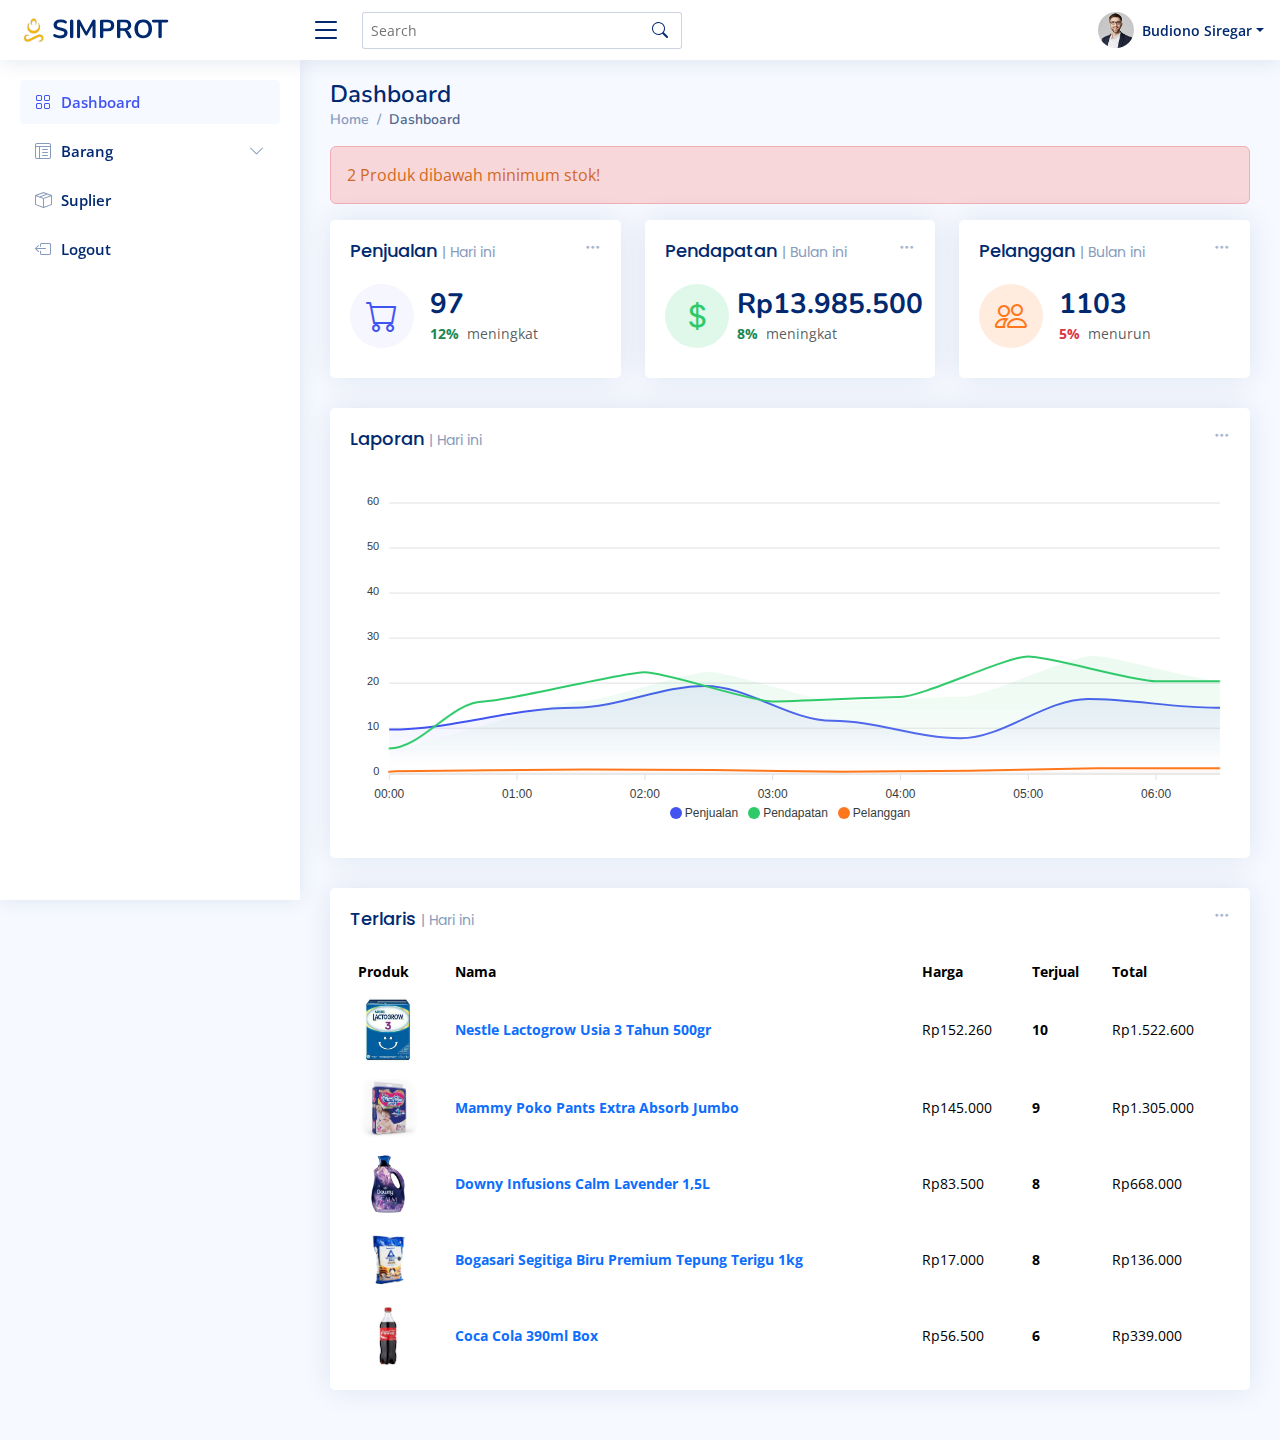
<file: dip/SIMPROT/index.html>
<!DOCTYPE html>
<html lang="en">

<head>
  <meta charset="utf-8">
  <meta content="width=device-width, initial-scale=1.0" name="viewport">

  <title>Dashboard</title>
  <meta content="" name="description">
  <meta content="" name="keywords">

  <!-- Favicons -->
  <link href="assets/img/simprot.png" rel="icon">
  <link href="assets/img/simprot.png" rel="apple-touch-icon">

  <!-- Google Fonts -->
  <link href="https://fonts.gstatic.com" rel="preconnect">
  <link
    href="https://fonts.googleapis.com/css?family=Open+Sans:300,300i,400,400i,600,600i,700,700i|Nunito:300,300i,400,400i,600,600i,700,700i|Poppins:300,300i,400,400i,500,500i,600,600i,700,700i"
    rel="stylesheet">

  <!-- Vendor CSS Files -->
  <link href="assets/vendor/bootstrap/css/bootstrap.min.css" rel="stylesheet">
  <link href="assets/vendor/bootstrap-icons/bootstrap-icons.css" rel="stylesheet">
  <link href="assets/vendor/boxicons/css/boxicons.min.css" rel="stylesheet">
  <link href="assets/vendor/quill/quill.snow.css" rel="stylesheet">
  <link href="assets/vendor/quill/quill.bubble.css" rel="stylesheet">
  <link href="assets/vendor/remixicon/remixicon.css" rel="stylesheet">
  <link href="assets/vendor/simple-datatables/style.css" rel="stylesheet">

  <!-- Template Main CSS File -->
  <link href="assets/css/style.css" rel="stylesheet">

  <!-- =======================================================
  * Template Name: NiceAdmin
  * Updated: Sep 18 2023 with Bootstrap v5.3.2
  * Template URL: https://bootstrapmade.com/nice-admin-bootstrap-admin-html-template/
  * Author: BootstrapMade.com
  * License: https://bootstrapmade.com/license/
  ======================================================== -->
</head>

<body>

  <!-- ======= Header ======= -->
  <header id="header" class="header fixed-top d-flex align-items-center">

    <div class="d-flex align-items-center justify-content-between">
      <a href="/dip/SIMPROT/index.html" class="logo d-flex align-items-center">
        <img src="assets/img/simprot.png" alt="">
        <span class="d-none d-lg-block">SIMPROT</span>
      </a>
      <i class="bi bi-list toggle-sidebar-btn"></i>
    </div><!-- End Logo -->

    <div class="search-bar">
      <form class="search-form d-flex align-items-center" method="POST" action="#">
        <input type="text" name="query" placeholder="Search" title="Enter search keyword">
        <button type="submit" title="Search"><i class="bi bi-search"></i></button>
      </form>
    </div><!-- End Search Bar -->

    <nav class="header-nav ms-auto">
      <ul class="d-flex align-items-center">

        <li class="nav-item d-block d-lg-none">
          <a class="nav-link nav-icon search-bar-toggle " href="#">
            <i class="bi bi-search"></i>
          </a>
        </li><!-- End Search Icon-->


        <li class="nav-item dropdown pe-3">

          <a class="nav-link nav-profile d-flex align-items-center pe-0" href="#" data-bs-toggle="dropdown">
            <img src="assets/img/profile-img.jpg" alt="Profile" class="rounded-circle">
            <span class="d-none d-md-block dropdown-toggle ps-2">Budiono Siregar</span>
          </a><!-- End Profile Iamge Icon -->

          <ul class="dropdown-menu dropdown-menu-end dropdown-menu-arrow profile">
            <li class="dropdown-header">
              <h6>Budiono Siregar</h6>
              <span>Owner</span>
            </li>
            <li>
              <hr class="dropdown-divider">
            </li>

            <li>
              <a class="dropdown-item d-flex align-items-center" href="users-profile.html">
                <i class="bi bi-person"></i>
                <span>My Profile</span>
              </a>
            </li>
            <li>
              <hr class="dropdown-divider">
            </li>

            <li>
              <a class="dropdown-item d-flex align-items-center" href="users-profile.html">
                <i class="bi bi-gear"></i>
                <span>Account Settings</span>
              </a>
            </li>
            <li>
              <hr class="dropdown-divider">
            </li>

            <li>
              <hr class="dropdown-divider">
            </li>

            <li>
              <a class="dropdown-item d-flex align-items-center" href="login.html">
                <i class="bi bi-box-arrow-right"></i>
                <span>Logout</span>
              </a>
            </li>

          </ul><!-- End Profile Dropdown Items -->
        </li><!-- End Profile Nav -->

      </ul>
    </nav><!-- End Icons Navigation -->

  </header><!-- End Header -->

  <!-- ======= Sidebar ======= -->
  <aside id="sidebar" class="sidebar">

    <ul class="sidebar-nav" id="sidebar-nav">

      <li class="nav-item">
        <a class="nav-link " href="index.html">
          <i class="bi bi-grid"></i>
          <span>Dashboard</span>
        </a>
      </li><!-- End Dashboard Nav -->


      <li class="nav-item">
        <a class="nav-link collapsed" data-bs-target="#tables-nav" data-bs-toggle="collapse" href="#">
          <i class="bi bi-layout-text-window-reverse"></i><span>Barang</span><i class="bi bi-chevron-down ms-auto"></i>
        </a>
        <ul id="tables-nav" class="nav-content collapse " data-bs-parent="#sidebar-nav">
          <li>
            <a href="tables-stok.php">
              <i class="bi bi-circle"></i><span>Stok</span>
            </a>
          </li>
          <li>
            <a href="tables-produk.php">
              <i class="bi bi-circle"></i><span>Produk</span>
            </a>
          </li>
        </ul>
      </li><!-- End Tables Nav -->

      <li class="nav-item">
        <a class="nav-link collapsed" href="tables-suplier.php">
          <i class="bi bi-box-seam"></i>
          <span>Suplier</span>
        </a>
      </li>

      <li class="nav-item">
        <a class="nav-link collapsed" href="login.html">
          <i class="bi bi-box-arrow-left"></i>
          <span>Logout</span>
        </a>
      </li><!-- End Login Page Nav -->
    </ul>

  </aside><!-- End Sidebar-->

  <main id="main" class="main">

    <div class="pagetitle">
      <h1>Dashboard</h1>
      <nav>
        <ol class="breadcrumb">
          <li class="breadcrumb-item"><a href="index.html">Home</a></li>
          <li class="breadcrumb-item active">Dashboard</li>
        </ol>
      </nav>
    </div><!-- End Page Title -->

    <section class="section dashboard">
      <div class="alert alert-danger alert-undismissible fade show" role="alert">
        <a style="color: chocolate;" href="tables-stok.php">2 Produk dibawah minimum stok!</a>
      </div>
      
      <div class="row">

        <!-- Left side columns -->
        <div class="col-lg-0">
          <div class="row">

            <!-- Penjualan Card -->
            <div class="col-xxl-4 col-md-4">
              <div class="card info-card sales-card">

                <div class="filter">
                  <a class="icon" href="#" data-bs-toggle="dropdown"><i class="bi bi-three-dots"></i></a>
                  <ul class="dropdown-menu dropdown-menu-end dropdown-menu-arrow">
                    <li class="dropdown-header text-start">
                      <h6>Filter</h6>
                    </li>

                    <li><a class="dropdown-item" href="#">Hari ini</a></li>
                    <li><a class="dropdown-item" href="#">Bulan ini</a></li>
                    <li><a class="dropdown-item" href="#">Tahun ini</a></li>
                  </ul>
                </div>

                <div class="card-body">
                  <h5 class="card-title">Penjualan <span>| Hari ini</span></h5>

                  <div class="d-flex align-items-center">
                    <div class="card-icon rounded-circle d-flex align-items-center justify-content-center">
                      <i class="bi bi-cart"></i>
                    </div>
                    <div class="ps-3">
                      <h6>97</h6>
                      <span class="text-success small pt-1 fw-bold">12%</span> <span
                        class="text-muted small pt-2 ps-1">meningkat</span>

                    </div>
                  </div>
                </div>

              </div>
            </div><!-- End Penjualan Card -->

            <!-- Pendapatan Card -->
            <div class="col-xxl-4 col-md-4">
              <div class="card info-card revenue-card">

                <div class="filter">
                  <a class="icon" href="#" data-bs-toggle="dropdown"><i class="bi bi-three-dots"></i></a>
                  <ul class="dropdown-menu dropdown-menu-end dropdown-menu-arrow">
                    <li class="dropdown-header text-start">
                      <h6>Filter</h6>
                    </li>

                    <li><a class="dropdown-item" href="#">Hari ini</a></li>
                    <li><a class="dropdown-item" href="#">Bulan ini</a></li>
                    <li><a class="dropdown-item" href="#">Tahun ini</a></li>
                  </ul>
                </div>

                <div class="card-body">
                  <h5 class="card-title">Pendapatan <span>| Bulan ini</span></h5>

                  <div class="d-flex align-items-center">
                    <div class="card-icon rounded-circle d-flex align-items-center justify-content-center">
                      <i class="bi bi-currency-dollar"></i>
                    </div>
                    <div class="ps-2">
                      <h6>Rp13.985.500</h6>
                      <span class="text-success small pt-1 fw-bold">8%</span> <span
                        class="text-muted small pt-2 ps-1">meningkat</span>

                    </div>
                  </div>
                </div>

              </div>
            </div><!-- End Pendapatan Card -->

            <!-- Pelanggan Card -->
            <div class="col-xxl-4 col-xl-4">

              <div class="card info-card customers-card">

                <div class="filter">
                  <a class="icon" href="#" data-bs-toggle="dropdown"><i class="bi bi-three-dots"></i></a>
                  <ul class="dropdown-menu dropdown-menu-end dropdown-menu-arrow">
                    <li class="dropdown-header text-start">
                      <h6>Filter</h6>
                    </li>

                    <li><a class="dropdown-item" href="#">Hari ini</a></li>
                    <li><a class="dropdown-item" href="#">Bulan ini</a></li>
                    <li><a class="dropdown-item" href="#">Tahun ini</a></li>
                  </ul>
                </div>

                <div class="card-body">
                  <h5 class="card-title">Pelanggan <span>| Bulan ini</span></h5>

                  <div class="d-flex align-items-center">
                    <div class="card-icon rounded-circle d-flex align-items-center justify-content-center">
                      <i class="bi bi-people"></i>
                    </div>
                    <div class="ps-3">
                      <h6>1103</h6>
                      <span class="text-danger small pt-1 fw-bold">5%</span> <span
                        class="text-muted small pt-2 ps-1">menurun</span>

                    </div>
                  </div>

                </div>
              </div>

            </div><!-- End Pelanggan Card -->

            <!-- Reports -->
            <div class="col-12">
              <div class="card">

                <div class="filter">
                  <a class="icon" href="#" data-bs-toggle="dropdown"><i class="bi bi-three-dots"></i></a>
                  <ul class="dropdown-menu dropdown-menu-end dropdown-menu-arrow">
                    <li class="dropdown-header text-start">
                      <h6>Filter</h6>
                    </li>

                    <li><a class="dropdown-item" href="#">Hari ini</a></li>
                    <li><a class="dropdown-item" href="#">Bulan ini</a></li>
                    <li><a class="dropdown-item" href="#">Tahun ini</a></li>
                  </ul>
                </div>

                <div class="card-body">
                  <h5 class="card-title">Laporan <span>| Hari ini</span></h5>

                  <!-- Line Chart -->
                  <div id="reportsChart"></div>

                  <script>
                    document.addEventListener("DOMContentLoaded", () => {
                      new ApexCharts(document.querySelector("#reportsChart"), {
                        series: [{
                          name: 'Penjualan',
                          data: [10, 15, 20, 12, 8, 17, 15],
                        }, {
                          name: 'Pendapatan',
                          data: [11, 32, 45, 32, 34, 52, 41]
                        }, {
                          name: 'Pelanggan',
                          data: [9, 11, 22, 18, 9, 15, 29]
                        }],
                        chart: {
                          height: 350,
                          type: 'area',
                          toolbar: {
                            show: false
                          },
                        },
                        markers: {
                          size: 4
                        },
                        colors: ['#4154f1', '#2eca6a', '#ff771d'],
                        fill: {
                          type: "gradient",
                          gradient: {
                            shadeIntensity: 1,
                            opacityFrom: 0.3,
                            opacityTo: 0.4,
                            stops: [0, 90, 100]
                          }
                        },
                        dataLabels: {
                          enabled: false
                        },
                        stroke: {
                          curve: 'smooth',
                          width: 2
                        },
                        xaxis: {
                          type: 'datetime',
                          categories: ["2023-11-27T00:00:00.000Z", "2023-11-27T01:30:00.000Z",
                            "2023-11-27T02:30:00.000Z", "2023-11-27T03:30:00.000Z",
                            "2023-11-27T04:30:00.000Z", "2023-11-27T05:30:00.000Z", "2023-11-27T06:30:00.000Z"
                          ]
                        },
                        tooltip: {
                          x: {
                            format: 'dd/MM/yy HH:mm'
                          },
                        }
                      }).render();
                    });
                  </script>
                  <!-- End Line Chart -->

                </div>

              </div>
            </div><!-- End Reports -->

            <!-- Top Selling -->
            <div class="col-12">
              <div class="card top-selling overflow-auto">

                <div class="filter">
                  <a class="icon" href="#" data-bs-toggle="dropdown"><i class="bi bi-three-dots"></i></a>
                  <ul class="dropdown-menu dropdown-menu-end dropdown-menu-arrow">
                    <li class="dropdown-header text-start">
                      <h6>Filter</h6>
                    </li>

                    <li><a class="dropdown-item" href="#">Hari ini</a></li>
                    <li><a class="dropdown-item" href="#">Bulan ini</a></li>
                    <li><a class="dropdown-item" href="#">Tahun ini</a></li>
                  </ul>
                </div>

                <div class="card-body pb-0">
                  <h5 class="card-title">Terlaris <span>| Hari ini</span></h5>

                  <table class="table table-borderless">
                    <thead>
                      <tr>
                        <th scope="col">Produk</th>
                        <th scope="col">Nama</th>
                        <th scope="col">Harga</th>
                        <th scope="col">Terjual</th>
                        <th scope="col">Total</th>
                      </tr>
                    </thead>
                    <tbody>
                      <tr>
                        <th scope="row"><a href="#"><img src="assets/img/product-1.jpeg" alt=""></a></th>
                        <td><a href="#" class="text-primary fw-bold">Nestle Lactogrow Usia 3 Tahun 500gr</a></td>
                        <td>Rp152.260</td>
                        <td class="fw-bold">10</td>
                        <td>Rp1.522.600</td>
                      </tr>
                      <tr>
                        <th scope="row"><a href="#"><img src="assets/img/product-2.jpeg" alt=""></a></th>
                        <td><a href="#" class="text-primary fw-bold">Mammy Poko Pants Extra Absorb Jumbo</a></td>
                        <td>Rp145.000</td>
                        <td class="fw-bold">9</td>
                        <td>Rp1.305.000</td>
                      </tr>
                      <tr>
                        <th scope="row"><a href="#"><img src="assets/img/product-3.jpeg" alt=""></a></th>
                        <td><a href="#" class="text-primary fw-bold">Downy Infusions Calm Lavender 1,5L</a></td>
                        <td>Rp83.500</td>
                        <td class="fw-bold">8</td>
                        <td>Rp668.000</td>
                      </tr>
                      <tr>
                        <th scope="row"><a href="#"><img src="assets/img/product-4.jpeg" alt=""></a></th>
                        <td><a href="#" class="text-primary fw-bold">Bogasari Segitiga Biru Premium Tepung Terigu
                            1kg</a></td>
                        <td>Rp17.000</td>
                        <td class="fw-bold">8</td>
                        <td>Rp136.000</td>
                      </tr>
                      <tr>
                        <th scope="row"><a href="#"><img src="assets/img/product-5.jpeg" alt=""></a></th>
                        <td><a href="#" class="text-primary fw-bold">Coca Cola 390ml Box</a></td>
                        <td>Rp56.500</td>
                        <td class="fw-bold">6</td>
                        <td>Rp339.000</td>
                      </tr>
                    </tbody>
                  </table>

                </div>

              </div>
            </div><!-- End Top Selling -->

          </div>
        </div><!-- End Left side columns -->
    </section>

  </main><!-- End #main -->

  <!-- ======= Footer ======= -->
  <!-- <footer id="footer" class="footer">
    <div class="copyright">
      &copy; Copyright <strong><span>NiceAdmin</span></strong>. All Rights Reserved
    </div>
    <div class="credits"> -->
  <!-- All the links in the footer should remain intact. -->
  <!-- You can delete the links only if you purchased the pro version. -->
  <!-- Licensing information: https://bootstrapmade.com/license/ -->
  <!-- Purchase the pro version with working PHP/AJAX contact form: https://bootstrapmade.com/nice-admin-bootstrap-admin-html-template/ -->
  <!-- Designed by <a href="https://bootstrapmade.com/">BootstrapMade</a>
    </div>
  </footer> -->
  <!-- End Footer -->

  <a href="#" class="back-to-top d-flex align-items-center justify-content-center"><i
      class="bi bi-arrow-up-short"></i></a>

  <!-- Vendor JS Files -->
  <script src="assets/vendor/apexcharts/apexcharts.min.js"></script>
  <script src="assets/vendor/bootstrap/js/bootstrap.bundle.min.js"></script>
  <script src="assets/vendor/chart.js/chart.umd.js"></script>
  <script src="assets/vendor/echarts/echarts.min.js"></script>
  <script src="assets/vendor/quill/quill.min.js"></script>
  <script src="assets/vendor/simple-datatables/simple-datatables.js"></script>
  <script src="assets/vendor/tinymce/tinymce.min.js"></script>
  <script src="assets/vendor/php-email-form/validate.js"></script>

  <!-- Template Main JS File -->
  <script src="assets/js/main.js"></script>

</body>

</html>
</file>
<file: dip/SIMPROT/assets/vendor/quill/quill.snow.css>
/*!
 * Quill Editor v1.3.7
 * https://quilljs.com/
 * Copyright (c) 2014, Jason Chen
 * Copyright (c) 2013, salesforce.com
 */
.ql-container {
  box-sizing: border-box;
  font-family: Helvetica, Arial, sans-serif;
  font-size: 13px;
  height: 100%;
  margin: 0px;
  position: relative;
}
.ql-container.ql-disabled .ql-tooltip {
  visibility: hidden;
}
.ql-container.ql-disabled .ql-editor ul[data-checked] > li::before {
  pointer-events: none;
}
.ql-clipboard {
  left: -100000px;
  height: 1px;
  overflow-y: hidden;
  position: absolute;
  top: 50%;
}
.ql-clipboard p {
  margin: 0;
  padding: 0;
}
.ql-editor {
  box-sizing: border-box;
  line-height: 1.42;
  height: 100%;
  outline: none;
  overflow-y: auto;
  padding: 12px 15px;
  tab-size: 4;
  -moz-tab-size: 4;
  text-align: left;
  white-space: pre-wrap;
  word-wrap: break-word;
}
.ql-editor > * {
  cursor: text;
}
.ql-editor p,
.ql-editor ol,
.ql-editor ul,
.ql-editor pre,
.ql-editor blockquote,
.ql-editor h1,
.ql-editor h2,
.ql-editor h3,
.ql-editor h4,
.ql-editor h5,
.ql-editor h6 {
  margin: 0;
  padding: 0;
  counter-reset: list-1 list-2 list-3 list-4 list-5 list-6 list-7 list-8 list-9;
}
.ql-editor ol,
.ql-editor ul {
  padding-left: 1.5em;
}
.ql-editor ol > li,
.ql-editor ul > li {
  list-style-type: none;
}
.ql-editor ul > li::before {
  content: '\2022';
}
.ql-editor ul[data-checked=true],
.ql-editor ul[data-checked=false] {
  pointer-events: none;
}
.ql-editor ul[data-checked=true] > li *,
.ql-editor ul[data-checked=false] > li * {
  pointer-events: all;
}
.ql-editor ul[data-checked=true] > li::before,
.ql-editor ul[data-checked=false] > li::before {
  color: #777;
  cursor: pointer;
  pointer-events: all;
}
.ql-editor ul[data-checked=true] > li::before {
  content: '\2611';
}
.ql-editor ul[data-checked=false] > li::before {
  content: '\2610';
}
.ql-editor li::before {
  display: inline-block;
  white-space: nowrap;
  width: 1.2em;
}
.ql-editor li:not(.ql-direction-rtl)::before {
  margin-left: -1.5em;
  margin-right: 0.3em;
  text-align: right;
}
.ql-editor li.ql-direction-rtl::before {
  margin-left: 0.3em;
  margin-right: -1.5em;
}
.ql-editor ol li:not(.ql-direction-rtl),
.ql-editor ul li:not(.ql-direction-rtl) {
  padding-left: 1.5em;
}
.ql-editor ol li.ql-direction-rtl,
.ql-editor ul li.ql-direction-rtl {
  padding-right: 1.5em;
}
.ql-editor ol li {
  counter-reset: list-1 list-2 list-3 list-4 list-5 list-6 list-7 list-8 list-9;
  counter-increment: list-0;
}
.ql-editor ol li:before {
  content: counter(list-0, decimal) '. ';
}
.ql-editor ol li.ql-indent-1 {
  counter-increment: list-1;
}
.ql-editor ol li.ql-indent-1:before {
  content: counter(list-1, lower-alpha) '. ';
}
.ql-editor ol li.ql-indent-1 {
  counter-reset: list-2 list-3 list-4 list-5 list-6 list-7 list-8 list-9;
}
.ql-editor ol li.ql-indent-2 {
  counter-increment: list-2;
}
.ql-editor ol li.ql-indent-2:before {
  content: counter(list-2, lower-roman) '. ';
}
.ql-editor ol li.ql-indent-2 {
  counter-reset: list-3 list-4 list-5 list-6 list-7 list-8 list-9;
}
.ql-editor ol li.ql-indent-3 {
  counter-increment: list-3;
}
.ql-editor ol li.ql-indent-3:before {
  content: counter(list-3, decimal) '. ';
}
.ql-editor ol li.ql-indent-3 {
  counter-reset: list-4 list-5 list-6 list-7 list-8 list-9;
}
.ql-editor ol li.ql-indent-4 {
  counter-increment: list-4;
}
.ql-editor ol li.ql-indent-4:before {
  content: counter(list-4, lower-alpha) '. ';
}
.ql-editor ol li.ql-indent-4 {
  counter-reset: list-5 list-6 list-7 list-8 list-9;
}
.ql-editor ol li.ql-indent-5 {
  counter-increment: list-5;
}
.ql-editor ol li.ql-indent-5:before {
  content: counter(list-5, lower-roman) '. ';
}
.ql-editor ol li.ql-indent-5 {
  counter-reset: list-6 list-7 list-8 list-9;
}
.ql-editor ol li.ql-indent-6 {
  counter-increment: list-6;
}
.ql-editor ol li.ql-indent-6:before {
  content: counter(list-6, decimal) '. ';
}
.ql-editor ol li.ql-indent-6 {
  counter-reset: list-7 list-8 list-9;
}
.ql-editor ol li.ql-indent-7 {
  counter-increment: list-7;
}
.ql-editor ol li.ql-indent-7:before {
  content: counter(list-7, lower-alpha) '. ';
}
.ql-editor ol li.ql-indent-7 {
  counter-reset: list-8 list-9;
}
.ql-editor ol li.ql-indent-8 {
  counter-increment: list-8;
}
.ql-editor ol li.ql-indent-8:before {
  content: counter(list-8, lower-roman) '. ';
}
.ql-editor ol li.ql-indent-8 {
  counter-reset: list-9;
}
.ql-editor ol li.ql-indent-9 {
  counter-increment: list-9;
}
.ql-editor ol li.ql-indent-9:before {
  content: counter(list-9, decimal) '. ';
}
.ql-editor .ql-indent-1:not(.ql-direction-rtl) {
  padding-left: 3em;
}
.ql-editor li.ql-indent-1:not(.ql-direction-rtl) {
  padding-left: 4.5em;
}
.ql-editor .ql-indent-1.ql-direction-rtl.ql-align-right {
  padding-right: 3em;
}
.ql-editor li.ql-indent-1.ql-direction-rtl.ql-align-right {
  padding-right: 4.5em;
}
.ql-editor .ql-indent-2:not(.ql-direction-rtl) {
  padding-left: 6em;
}
.ql-editor li.ql-indent-2:not(.ql-direction-rtl) {
  padding-left: 7.5em;
}
.ql-editor .ql-indent-2.ql-direction-rtl.ql-align-right {
  padding-right: 6em;
}
.ql-editor li.ql-indent-2.ql-direction-rtl.ql-align-right {
  padding-right: 7.5em;
}
.ql-editor .ql-indent-3:not(.ql-direction-rtl) {
  padding-left: 9em;
}
.ql-editor li.ql-indent-3:not(.ql-direction-rtl) {
  padding-left: 10.5em;
}
.ql-editor .ql-indent-3.ql-direction-rtl.ql-align-right {
  padding-right: 9em;
}
.ql-editor li.ql-indent-3.ql-direction-rtl.ql-align-right {
  padding-right: 10.5em;
}
.ql-editor .ql-indent-4:not(.ql-direction-rtl) {
  padding-left: 12em;
}
.ql-editor li.ql-indent-4:not(.ql-direction-rtl) {
  padding-left: 13.5em;
}
.ql-editor .ql-indent-4.ql-direction-rtl.ql-align-right {
  padding-right: 12em;
}
.ql-editor li.ql-indent-4.ql-direction-rtl.ql-align-right {
  padding-right: 13.5em;
}
.ql-editor .ql-indent-5:not(.ql-direction-rtl) {
  padding-left: 15em;
}
.ql-editor li.ql-indent-5:not(.ql-direction-rtl) {
  padding-left: 16.5em;
}
.ql-editor .ql-indent-5.ql-direction-rtl.ql-align-right {
  padding-right: 15em;
}
.ql-editor li.ql-indent-5.ql-direction-rtl.ql-align-right {
  padding-right: 16.5em;
}
.ql-editor .ql-indent-6:not(.ql-direction-rtl) {
  padding-left: 18em;
}
.ql-editor li.ql-indent-6:not(.ql-direction-rtl) {
  padding-left: 19.5em;
}
.ql-editor .ql-indent-6.ql-direction-rtl.ql-align-right {
  padding-right: 18em;
}
.ql-editor li.ql-indent-6.ql-direction-rtl.ql-align-right {
  padding-right: 19.5em;
}
.ql-editor .ql-indent-7:not(.ql-direction-rtl) {
  padding-left: 21em;
}
.ql-editor li.ql-indent-7:not(.ql-direction-rtl) {
  padding-left: 22.5em;
}
.ql-editor .ql-indent-7.ql-direction-rtl.ql-align-right {
  padding-right: 21em;
}
.ql-editor li.ql-indent-7.ql-direction-rtl.ql-align-right {
  padding-right: 22.5em;
}
.ql-editor .ql-indent-8:not(.ql-direction-rtl) {
  padding-left: 24em;
}
.ql-editor li.ql-indent-8:not(.ql-direction-rtl) {
  padding-left: 25.5em;
}
.ql-editor .ql-indent-8.ql-direction-rtl.ql-align-right {
  padding-right: 24em;
}
.ql-editor li.ql-indent-8.ql-direction-rtl.ql-align-right {
  padding-right: 25.5em;
}
.ql-editor .ql-indent-9:not(.ql-direction-rtl) {
  padding-left: 27em;
}
.ql-editor li.ql-indent-9:not(.ql-direction-rtl) {
  padding-left: 28.5em;
}
.ql-editor .ql-indent-9.ql-direction-rtl.ql-align-right {
  padding-right: 27em;
}
.ql-editor li.ql-indent-9.ql-direction-rtl.ql-align-right {
  padding-right: 28.5em;
}
.ql-editor .ql-video {
  display: block;
  max-width: 100%;
}
.ql-editor .ql-video.ql-align-center {
  margin: 0 auto;
}
.ql-editor .ql-video.ql-align-right {
  margin: 0 0 0 auto;
}
.ql-editor .ql-bg-black {
  background-color: #000;
}
.ql-editor .ql-bg-red {
  background-color: #e60000;
}
.ql-editor .ql-bg-orange {
  background-color: #f90;
}
.ql-editor .ql-bg-yellow {
  background-color: #ff0;
}
.ql-editor .ql-bg-green {
  background-color: #008a00;
}
.ql-editor .ql-bg-blue {
  background-color: #06c;
}
.ql-editor .ql-bg-purple {
  background-color: #93f;
}
.ql-editor .ql-color-white {
  color: #fff;
}
.ql-editor .ql-color-red {
  color: #e60000;
}
.ql-editor .ql-color-orange {
  color: #f90;
}
.ql-editor .ql-color-yellow {
  color: #ff0;
}
.ql-editor .ql-color-green {
  color: #008a00;
}
.ql-editor .ql-color-blue {
  color: #06c;
}
.ql-editor .ql-color-purple {
  color: #93f;
}
.ql-editor .ql-font-serif {
  font-family: Georgia, Times New Roman, serif;
}
.ql-editor .ql-font-monospace {
  font-family: Monaco, Courier New, monospace;
}
.ql-editor .ql-size-small {
  font-size: 0.75em;
}
.ql-editor .ql-size-large {
  font-size: 1.5em;
}
.ql-editor .ql-size-huge {
  font-size: 2.5em;
}
.ql-editor .ql-direction-rtl {
  direction: rtl;
  text-align: inherit;
}
.ql-editor .ql-align-center {
  text-align: center;
}
.ql-editor .ql-align-justify {
  text-align: justify;
}
.ql-editor .ql-align-right {
  text-align: right;
}
.ql-editor.ql-blank::before {
  color: rgba(0,0,0,0.6);
  content: attr(data-placeholder);
  font-style: italic;
  left: 15px;
  pointer-events: none;
  position: absolute;
  right: 15px;
}
.ql-snow.ql-toolbar:after,
.ql-snow .ql-toolbar:after {
  clear: both;
  content: '';
  display: table;
}
.ql-snow.ql-toolbar button,
.ql-snow .ql-toolbar button {
  background: none;
  border: none;
  cursor: pointer;
  display: inline-block;
  float: left;
  height: 24px;
  padding: 3px 5px;
  width: 28px;
}
.ql-snow.ql-toolbar button svg,
.ql-snow .ql-toolbar button svg {
  float: left;
  height: 100%;
}
.ql-snow.ql-toolbar button:active:hover,
.ql-snow .ql-toolbar button:active:hover {
  outline: none;
}
.ql-snow.ql-toolbar input.ql-image[type=file],
.ql-snow .ql-toolbar input.ql-image[type=file] {
  display: none;
}
.ql-snow.ql-toolbar button:hover,
.ql-snow .ql-toolbar button:hover,
.ql-snow.ql-toolbar button:focus,
.ql-snow .ql-toolbar button:focus,
.ql-snow.ql-toolbar button.ql-active,
.ql-snow .ql-toolbar button.ql-active,
.ql-snow.ql-toolbar .ql-picker-label:hover,
.ql-snow .ql-toolbar .ql-picker-label:hover,
.ql-snow.ql-toolbar .ql-picker-label.ql-active,
.ql-snow .ql-toolbar .ql-picker-label.ql-active,
.ql-snow.ql-toolbar .ql-picker-item:hover,
.ql-snow .ql-toolbar .ql-picker-item:hover,
.ql-snow.ql-toolbar .ql-picker-item.ql-selected,
.ql-snow .ql-toolbar .ql-picker-item.ql-selected {
  color: #06c;
}
.ql-snow.ql-toolbar button:hover .ql-fill,
.ql-snow .ql-toolbar button:hover .ql-fill,
.ql-snow.ql-toolbar button:focus .ql-fill,
.ql-snow .ql-toolbar button:focus .ql-fill,
.ql-snow.ql-toolbar button.ql-active .ql-fill,
.ql-snow .ql-toolbar button.ql-active .ql-fill,
.ql-snow.ql-toolbar .ql-picker-label:hover .ql-fill,
.ql-snow .ql-toolbar .ql-picker-label:hover .ql-fill,
.ql-snow.ql-toolbar .ql-picker-label.ql-active .ql-fill,
.ql-snow .ql-toolbar .ql-picker-label.ql-active .ql-fill,
.ql-snow.ql-toolbar .ql-picker-item:hover .ql-fill,
.ql-snow .ql-toolbar .ql-picker-item:hover .ql-fill,
.ql-snow.ql-toolbar .ql-picker-item.ql-selected .ql-fill,
.ql-snow .ql-toolbar .ql-picker-item.ql-selected .ql-fill,
.ql-snow.ql-toolbar button:hover .ql-stroke.ql-fill,
.ql-snow .ql-toolbar button:hover .ql-stroke.ql-fill,
.ql-snow.ql-toolbar button:focus .ql-stroke.ql-fill,
.ql-snow .ql-toolbar button:focus .ql-stroke.ql-fill,
.ql-snow.ql-toolbar button.ql-active .ql-stroke.ql-fill,
.ql-snow .ql-toolbar button.ql-active .ql-stroke.ql-fill,
.ql-snow.ql-toolbar .ql-picker-label:hover .ql-stroke.ql-fill,
.ql-snow .ql-toolbar .ql-picker-label:hover .ql-stroke.ql-fill,
.ql-snow.ql-toolbar .ql-picker-label.ql-active .ql-stroke.ql-fill,
.ql-snow .ql-toolbar .ql-picker-label.ql-active .ql-stroke.ql-fill,
.ql-snow.ql-toolbar .ql-picker-item:hover .ql-stroke.ql-fill,
.ql-snow .ql-toolbar .ql-picker-item:hover .ql-stroke.ql-fill,
.ql-snow.ql-toolbar .ql-picker-item.ql-selected .ql-stroke.ql-fill,
.ql-snow .ql-toolbar .ql-picker-item.ql-selected .ql-stroke.ql-fill {
  fill: #06c;
}
.ql-snow.ql-toolbar button:hover .ql-stroke,
.ql-snow .ql-toolbar button:hover .ql-stroke,
.ql-snow.ql-toolbar button:focus .ql-stroke,
.ql-snow .ql-toolbar button:focus .ql-stroke,
.ql-snow.ql-toolbar button.ql-active .ql-stroke,
.ql-snow .ql-toolbar button.ql-active .ql-stroke,
.ql-snow.ql-toolbar .ql-picker-label:hover .ql-stroke,
.ql-snow .ql-toolbar .ql-picker-label:hover .ql-stroke,
.ql-snow.ql-toolbar .ql-picker-label.ql-active .ql-stroke,
.ql-snow .ql-toolbar .ql-picker-label.ql-active .ql-stroke,
.ql-snow.ql-toolbar .ql-picker-item:hover .ql-stroke,
.ql-snow .ql-toolbar .ql-picker-item:hover .ql-stroke,
.ql-snow.ql-toolbar .ql-picker-item.ql-selected .ql-stroke,
.ql-snow .ql-toolbar .ql-picker-item.ql-selected .ql-stroke,
.ql-snow.ql-toolbar button:hover .ql-stroke-miter,
.ql-snow .ql-toolbar button:hover .ql-stroke-miter,
.ql-snow.ql-toolbar button:focus .ql-stroke-miter,
.ql-snow .ql-toolbar button:focus .ql-stroke-miter,
.ql-snow.ql-toolbar button.ql-active .ql-stroke-miter,
.ql-snow .ql-toolbar button.ql-active .ql-stroke-miter,
.ql-snow.ql-toolbar .ql-picker-label:hover .ql-stroke-miter,
.ql-snow .ql-toolbar .ql-picker-label:hover .ql-stroke-miter,
.ql-snow.ql-toolbar .ql-picker-label.ql-active .ql-stroke-miter,
.ql-snow .ql-toolbar .ql-picker-label.ql-active .ql-stroke-miter,
.ql-snow.ql-toolbar .ql-picker-item:hover .ql-stroke-miter,
.ql-snow .ql-toolbar .ql-picker-item:hover .ql-stroke-miter,
.ql-snow.ql-toolbar .ql-picker-item.ql-selected .ql-stroke-miter,
.ql-snow .ql-toolbar .ql-picker-item.ql-selected .ql-stroke-miter {
  stroke: #06c;
}
@media (pointer: coarse) {
  .ql-snow.ql-toolbar button:hover:not(.ql-active),
  .ql-snow .ql-toolbar button:hover:not(.ql-active) {
    color: #444;
  }
  .ql-snow.ql-toolbar button:hover:not(.ql-active) .ql-fill,
  .ql-snow .ql-toolbar button:hover:not(.ql-active) .ql-fill,
  .ql-snow.ql-toolbar button:hover:not(.ql-active) .ql-stroke.ql-fill,
  .ql-snow .ql-toolbar button:hover:not(.ql-active) .ql-stroke.ql-fill {
    fill: #444;
  }
  .ql-snow.ql-toolbar button:hover:not(.ql-active) .ql-stroke,
  .ql-snow .ql-toolbar button:hover:not(.ql-active) .ql-stroke,
  .ql-snow.ql-toolbar button:hover:not(.ql-active) .ql-stroke-miter,
  .ql-snow .ql-toolbar button:hover:not(.ql-active) .ql-stroke-miter {
    stroke: #444;
  }
}
.ql-snow {
  box-sizing: border-box;
}
.ql-snow * {
  box-sizing: border-box;
}
.ql-snow .ql-hidden {
  display: none;
}
.ql-snow .ql-out-bottom,
.ql-snow .ql-out-top {
  visibility: hidden;
}
.ql-snow .ql-tooltip {
  position: absolute;
  transform: translateY(10px);
}
.ql-snow .ql-tooltip a {
  cursor: pointer;
  text-decoration: none;
}
.ql-snow .ql-tooltip.ql-flip {
  transform: translateY(-10px);
}
.ql-snow .ql-formats {
  display: inline-block;
  vertical-align: middle;
}
.ql-snow .ql-formats:after {
  clear: both;
  content: '';
  display: table;
}
.ql-snow .ql-stroke {
  fill: none;
  stroke: #444;
  stroke-linecap: round;
  stroke-linejoin: round;
  stroke-width: 2;
}
.ql-snow .ql-stroke-miter {
  fill: none;
  stroke: #444;
  stroke-miterlimit: 10;
  stroke-width: 2;
}
.ql-snow .ql-fill,
.ql-snow .ql-stroke.ql-fill {
  fill: #444;
}
.ql-snow .ql-empty {
  fill: none;
}
.ql-snow .ql-even {
  fill-rule: evenodd;
}
.ql-snow .ql-thin,
.ql-snow .ql-stroke.ql-thin {
  stroke-width: 1;
}
.ql-snow .ql-transparent {
  opacity: 0.4;
}
.ql-snow .ql-direction svg:last-child {
  display: none;
}
.ql-snow .ql-direction.ql-active svg:last-child {
  display: inline;
}
.ql-snow .ql-direction.ql-active svg:first-child {
  display: none;
}
.ql-snow .ql-editor h1 {
  font-size: 2em;
}
.ql-snow .ql-editor h2 {
  font-size: 1.5em;
}
.ql-snow .ql-editor h3 {
  font-size: 1.17em;
}
.ql-snow .ql-editor h4 {
  font-size: 1em;
}
.ql-snow .ql-editor h5 {
  font-size: 0.83em;
}
.ql-snow .ql-editor h6 {
  font-size: 0.67em;
}
.ql-snow .ql-editor a {
  text-decoration: underline;
}
.ql-snow .ql-editor blockquote {
  border-left: 4px solid #ccc;
  margin-bottom: 5px;
  margin-top: 5px;
  padding-left: 16px;
}
.ql-snow .ql-editor code,
.ql-snow .ql-editor pre {
  background-color: #f0f0f0;
  border-radius: 3px;
}
.ql-snow .ql-editor pre {
  white-space: pre-wrap;
  margin-bottom: 5px;
  margin-top: 5px;
  padding: 5px 10px;
}
.ql-snow .ql-editor code {
  font-size: 85%;
  padding: 2px 4px;
}
.ql-snow .ql-editor pre.ql-syntax {
  background-color: #23241f;
  color: #f8f8f2;
  overflow: visible;
}
.ql-snow .ql-editor img {
  max-width: 100%;
}
.ql-snow .ql-picker {
  color: #444;
  display: inline-block;
  float: left;
  font-size: 14px;
  font-weight: 500;
  height: 24px;
  position: relative;
  vertical-align: middle;
}
.ql-snow .ql-picker-label {
  cursor: pointer;
  display: inline-block;
  height: 100%;
  padding-left: 8px;
  padding-right: 2px;
  position: relative;
  width: 100%;
}
.ql-snow .ql-picker-label::before {
  display: inline-block;
  line-height: 22px;
}
.ql-snow .ql-picker-options {
  background-color: #fff;
  display: none;
  min-width: 100%;
  padding: 4px 8px;
  position: absolute;
  white-space: nowrap;
}
.ql-snow .ql-picker-options .ql-picker-item {
  cursor: pointer;
  display: block;
  padding-bottom: 5px;
  padding-top: 5px;
}
.ql-snow .ql-picker.ql-expanded .ql-picker-label {
  color: #ccc;
  z-index: 2;
}
.ql-snow .ql-picker.ql-expanded .ql-picker-label .ql-fill {
  fill: #ccc;
}
.ql-snow .ql-picker.ql-expanded .ql-picker-label .ql-stroke {
  stroke: #ccc;
}
.ql-snow .ql-picker.ql-expanded .ql-picker-options {
  display: block;
  margin-top: -1px;
  top: 100%;
  z-index: 1;
}
.ql-snow .ql-color-picker,
.ql-snow .ql-icon-picker {
  width: 28px;
}
.ql-snow .ql-color-picker .ql-picker-label,
.ql-snow .ql-icon-picker .ql-picker-label {
  padding: 2px 4px;
}
.ql-snow .ql-color-picker .ql-picker-label svg,
.ql-snow .ql-icon-picker .ql-picker-label svg {
  right: 4px;
}
.ql-snow .ql-icon-picker .ql-picker-options {
  padding: 4px 0px;
}
.ql-snow .ql-icon-picker .ql-picker-item {
  height: 24px;
  width: 24px;
  padding: 2px 4px;
}
.ql-snow .ql-color-picker .ql-picker-options {
  padding: 3px 5px;
  width: 152px;
}
.ql-snow .ql-color-picker .ql-picker-item {
  border: 1px solid transparent;
  float: left;
  height: 16px;
  margin: 2px;
  padding: 0px;
  width: 16px;
}
.ql-snow .ql-picker:not(.ql-color-picker):not(.ql-icon-picker) svg {
  position: absolute;
  margin-top: -9px;
  right: 0;
  top: 50%;
  width: 18px;
}
.ql-snow .ql-picker.ql-header .ql-picker-label[data-label]:not([data-label=''])::before,
.ql-snow .ql-picker.ql-font .ql-picker-label[data-label]:not([data-label=''])::before,
.ql-snow .ql-picker.ql-size .ql-picker-label[data-label]:not([data-label=''])::before,
.ql-snow .ql-picker.ql-header .ql-picker-item[data-label]:not([data-label=''])::before,
.ql-snow .ql-picker.ql-font .ql-picker-item[data-label]:not([data-label=''])::before,
.ql-snow .ql-picker.ql-size .ql-picker-item[data-label]:not([data-label=''])::before {
  content: attr(data-label);
}
.ql-snow .ql-picker.ql-header {
  width: 98px;
}
.ql-snow .ql-picker.ql-header .ql-picker-label::before,
.ql-snow .ql-picker.ql-header .ql-picker-item::before {
  content: 'Normal';
}
.ql-snow .ql-picker.ql-header .ql-picker-label[data-value="1"]::before,
.ql-snow .ql-picker.ql-header .ql-picker-item[data-value="1"]::before {
  content: 'Heading 1';
}
.ql-snow .ql-picker.ql-header .ql-picker-label[data-value="2"]::before,
.ql-snow .ql-picker.ql-header .ql-picker-item[data-value="2"]::before {
  content: 'Heading 2';
}
.ql-snow .ql-picker.ql-header .ql-picker-label[data-value="3"]::before,
.ql-snow .ql-picker.ql-header .ql-picker-item[data-value="3"]::before {
  content: 'Heading 3';
}
.ql-snow .ql-picker.ql-header .ql-picker-label[data-value="4"]::before,
.ql-snow .ql-picker.ql-header .ql-picker-item[data-value="4"]::before {
  content: 'Heading 4';
}
.ql-snow .ql-picker.ql-header .ql-picker-label[data-value="5"]::before,
.ql-snow .ql-picker.ql-header .ql-picker-item[data-value="5"]::before {
  content: 'Heading 5';
}
.ql-snow .ql-picker.ql-header .ql-picker-label[data-value="6"]::before,
.ql-snow .ql-picker.ql-header .ql-picker-item[data-value="6"]::before {
  content: 'Heading 6';
}
.ql-snow .ql-picker.ql-header .ql-picker-item[data-value="1"]::before {
  font-size: 2em;
}
.ql-snow .ql-picker.ql-header .ql-picker-item[data-value="2"]::before {
  font-size: 1.5em;
}
.ql-snow .ql-picker.ql-header .ql-picker-item[data-value="3"]::before {
  font-size: 1.17em;
}
.ql-snow .ql-picker.ql-header .ql-picker-item[data-value="4"]::before {
  font-size: 1em;
}
.ql-snow .ql-picker.ql-header .ql-picker-item[data-value="5"]::before {
  font-size: 0.83em;
}
.ql-snow .ql-picker.ql-header .ql-picker-item[data-value="6"]::before {
  font-size: 0.67em;
}
.ql-snow .ql-picker.ql-font {
  width: 108px;
}
.ql-snow .ql-picker.ql-font .ql-picker-label::before,
.ql-snow .ql-picker.ql-font .ql-picker-item::before {
  content: 'Sans Serif';
}
.ql-snow .ql-picker.ql-font .ql-picker-label[data-value=serif]::before,
.ql-snow .ql-picker.ql-font .ql-picker-item[data-value=serif]::before {
  content: 'Serif';
}
.ql-snow .ql-picker.ql-font .ql-picker-label[data-value=monospace]::before,
.ql-snow .ql-picker.ql-font .ql-picker-item[data-value=monospace]::before {
  content: 'Monospace';
}
.ql-snow .ql-picker.ql-font .ql-picker-item[data-value=serif]::before {
  font-family: Georgia, Times New Roman, serif;
}
.ql-snow .ql-picker.ql-font .ql-picker-item[data-value=monospace]::before {
  font-family: Monaco, Courier New, monospace;
}
.ql-snow .ql-picker.ql-size {
  width: 98px;
}
.ql-snow .ql-picker.ql-size .ql-picker-label::before,
.ql-snow .ql-picker.ql-size .ql-picker-item::before {
  content: 'Normal';
}
.ql-snow .ql-picker.ql-size .ql-picker-label[data-value=small]::before,
.ql-snow .ql-picker.ql-size .ql-picker-item[data-value=small]::before {
  content: 'Small';
}
.ql-snow .ql-picker.ql-size .ql-picker-label[data-value=large]::before,
.ql-snow .ql-picker.ql-size .ql-picker-item[data-value=large]::before {
  content: 'Large';
}
.ql-snow .ql-picker.ql-size .ql-picker-label[data-value=huge]::before,
.ql-snow .ql-picker.ql-size .ql-picker-item[data-value=huge]::before {
  content: 'Huge';
}
.ql-snow .ql-picker.ql-size .ql-picker-item[data-value=small]::before {
  font-size: 10px;
}
.ql-snow .ql-picker.ql-size .ql-picker-item[data-value=large]::before {
  font-size: 18px;
}
.ql-snow .ql-picker.ql-size .ql-picker-item[data-value=huge]::before {
  font-size: 32px;
}
.ql-snow .ql-color-picker.ql-background .ql-picker-item {
  background-color: #fff;
}
.ql-snow .ql-color-picker.ql-color .ql-picker-item {
  background-color: #000;
}
.ql-toolbar.ql-snow {
  border: 1px solid #ccc;
  box-sizing: border-box;
  font-family: 'Helvetica Neue', 'Helvetica', 'Arial', sans-serif;
  padding: 8px;
}
.ql-toolbar.ql-snow .ql-formats {
  margin-right: 15px;
}
.ql-toolbar.ql-snow .ql-picker-label {
  border: 1px solid transparent;
}
.ql-toolbar.ql-snow .ql-picker-options {
  border: 1px solid transparent;
  box-shadow: rgba(0,0,0,0.2) 0 2px 8px;
}
.ql-toolbar.ql-snow .ql-picker.ql-expanded .ql-picker-label {
  border-color: #ccc;
}
.ql-toolbar.ql-snow .ql-picker.ql-expanded .ql-picker-options {
  border-color: #ccc;
}
.ql-toolbar.ql-snow .ql-color-picker .ql-picker-item.ql-selected,
.ql-toolbar.ql-snow .ql-color-picker .ql-picker-item:hover {
  border-color: #000;
}
.ql-toolbar.ql-snow + .ql-container.ql-snow {
  border-top: 0px;
}
.ql-snow .ql-tooltip {
  background-color: #fff;
  border: 1px solid #ccc;
  box-shadow: 0px 0px 5px #ddd;
  color: #444;
  padding: 5px 12px;
  white-space: nowrap;
}
.ql-snow .ql-tooltip::before {
  content: "Visit URL:";
  line-height: 26px;
  margin-right: 8px;
}
.ql-snow .ql-tooltip input[type=text] {
  display: none;
  border: 1px solid #ccc;
  font-size: 13px;
  height: 26px;
  margin: 0px;
  padding: 3px 5px;
  width: 170px;
}
.ql-snow .ql-tooltip a.ql-preview {
  display: inline-block;
  max-width: 200px;
  overflow-x: hidden;
  text-overflow: ellipsis;
  vertical-align: top;
}
.ql-snow .ql-tooltip a.ql-action::after {
  border-right: 1px solid #ccc;
  content: 'Edit';
  margin-left: 16px;
  padding-right: 8px;
}
.ql-snow .ql-tooltip a.ql-remove::before {
  content: 'Remove';
  margin-left: 8px;
}
.ql-snow .ql-tooltip a {
  line-height: 26px;
}
.ql-snow .ql-tooltip.ql-editing a.ql-preview,
.ql-snow .ql-tooltip.ql-editing a.ql-remove {
  display: none;
}
.ql-snow .ql-tooltip.ql-editing input[type=text] {
  display: inline-block;
}
.ql-snow .ql-tooltip.ql-editing a.ql-action::after {
  border-right: 0px;
  content: 'Save';
  padding-right: 0px;
}
.ql-snow .ql-tooltip[data-mode=link]::before {
  content: "Enter link:";
}
.ql-snow .ql-tooltip[data-mode=formula]::before {
  content: "Enter formula:";
}
.ql-snow .ql-tooltip[data-mode=video]::before {
  content: "Enter video:";
}
.ql-snow a {
  color: #06c;
}
.ql-container.ql-snow {
  border: 1px solid #ccc;
}
</file>
<file: dip/SIMPROT/assets/vendor/quill/quill.bubble.css>
/*!
 * Quill Editor v1.3.7
 * https://quilljs.com/
 * Copyright (c) 2014, Jason Chen
 * Copyright (c) 2013, salesforce.com
 */
.ql-container {
  box-sizing: border-box;
  font-family: Helvetica, Arial, sans-serif;
  font-size: 13px;
  height: 100%;
  margin: 0px;
  position: relative;
}
.ql-container.ql-disabled .ql-tooltip {
  visibility: hidden;
}
.ql-container.ql-disabled .ql-editor ul[data-checked] > li::before {
  pointer-events: none;
}
.ql-clipboard {
  left: -100000px;
  height: 1px;
  overflow-y: hidden;
  position: absolute;
  top: 50%;
}
.ql-clipboard p {
  margin: 0;
  padding: 0;
}
.ql-editor {
  box-sizing: border-box;
  line-height: 1.42;
  height: 100%;
  outline: none;
  overflow-y: auto;
  padding: 12px 15px;
  tab-size: 4;
  -moz-tab-size: 4;
  text-align: left;
  white-space: pre-wrap;
  word-wrap: break-word;
}
.ql-editor > * {
  cursor: text;
}
.ql-editor p,
.ql-editor ol,
.ql-editor ul,
.ql-editor pre,
.ql-editor blockquote,
.ql-editor h1,
.ql-editor h2,
.ql-editor h3,
.ql-editor h4,
.ql-editor h5,
.ql-editor h6 {
  margin: 0;
  padding: 0;
  counter-reset: list-1 list-2 list-3 list-4 list-5 list-6 list-7 list-8 list-9;
}
.ql-editor ol,
.ql-editor ul {
  padding-left: 1.5em;
}
.ql-editor ol > li,
.ql-editor ul > li {
  list-style-type: none;
}
.ql-editor ul > li::before {
  content: '\2022';
}
.ql-editor ul[data-checked=true],
.ql-editor ul[data-checked=false] {
  pointer-events: none;
}
.ql-editor ul[data-checked=true] > li *,
.ql-editor ul[data-checked=false] > li * {
  pointer-events: all;
}
.ql-editor ul[data-checked=true] > li::before,
.ql-editor ul[data-checked=false] > li::before {
  color: #777;
  cursor: pointer;
  pointer-events: all;
}
.ql-editor ul[data-checked=true] > li::before {
  content: '\2611';
}
.ql-editor ul[data-checked=false] > li::before {
  content: '\2610';
}
.ql-editor li::before {
  display: inline-block;
  white-space: nowrap;
  width: 1.2em;
}
.ql-editor li:not(.ql-direction-rtl)::before {
  margin-left: -1.5em;
  margin-right: 0.3em;
  text-align: right;
}
.ql-editor li.ql-direction-rtl::before {
  margin-left: 0.3em;
  margin-right: -1.5em;
}
.ql-editor ol li:not(.ql-direction-rtl),
.ql-editor ul li:not(.ql-direction-rtl) {
  padding-left: 1.5em;
}
.ql-editor ol li.ql-direction-rtl,
.ql-editor ul li.ql-direction-rtl {
  padding-right: 1.5em;
}
.ql-editor ol li {
  counter-reset: list-1 list-2 list-3 list-4 list-5 list-6 list-7 list-8 list-9;
  counter-increment: list-0;
}
.ql-editor ol li:before {
  content: counter(list-0, decimal) '. ';
}
.ql-editor ol li.ql-indent-1 {
  counter-increment: list-1;
}
.ql-editor ol li.ql-indent-1:before {
  content: counter(list-1, lower-alpha) '. ';
}
.ql-editor ol li.ql-indent-1 {
  counter-reset: list-2 list-3 list-4 list-5 list-6 list-7 list-8 list-9;
}
.ql-editor ol li.ql-indent-2 {
  counter-increment: list-2;
}
.ql-editor ol li.ql-indent-2:before {
  content: counter(list-2, lower-roman) '. ';
}
.ql-editor ol li.ql-indent-2 {
  counter-reset: list-3 list-4 list-5 list-6 list-7 list-8 list-9;
}
.ql-editor ol li.ql-indent-3 {
  counter-increment: list-3;
}
.ql-editor ol li.ql-indent-3:before {
  content: counter(list-3, decimal) '. ';
}
.ql-editor ol li.ql-indent-3 {
  counter-reset: list-4 list-5 list-6 list-7 list-8 list-9;
}
.ql-editor ol li.ql-indent-4 {
  counter-increment: list-4;
}
.ql-editor ol li.ql-indent-4:before {
  content: counter(list-4, lower-alpha) '. ';
}
.ql-editor ol li.ql-indent-4 {
  counter-reset: list-5 list-6 list-7 list-8 list-9;
}
.ql-editor ol li.ql-indent-5 {
  counter-increment: list-5;
}
.ql-editor ol li.ql-indent-5:before {
  content: counter(list-5, lower-roman) '. ';
}
.ql-editor ol li.ql-indent-5 {
  counter-reset: list-6 list-7 list-8 list-9;
}
.ql-editor ol li.ql-indent-6 {
  counter-increment: list-6;
}
.ql-editor ol li.ql-indent-6:before {
  content: counter(list-6, decimal) '. ';
}
.ql-editor ol li.ql-indent-6 {
  counter-reset: list-7 list-8 list-9;
}
.ql-editor ol li.ql-indent-7 {
  counter-increment: list-7;
}
.ql-editor ol li.ql-indent-7:before {
  content: counter(list-7, lower-alpha) '. ';
}
.ql-editor ol li.ql-indent-7 {
  counter-reset: list-8 list-9;
}
.ql-editor ol li.ql-indent-8 {
  counter-increment: list-8;
}
.ql-editor ol li.ql-indent-8:before {
  content: counter(list-8, lower-roman) '. ';
}
.ql-editor ol li.ql-indent-8 {
  counter-reset: list-9;
}
.ql-editor ol li.ql-indent-9 {
  counter-increment: list-9;
}
.ql-editor ol li.ql-indent-9:before {
  content: counter(list-9, decimal) '. ';
}
.ql-editor .ql-indent-1:not(.ql-direction-rtl) {
  padding-left: 3em;
}
.ql-editor li.ql-indent-1:not(.ql-direction-rtl) {
  padding-left: 4.5em;
}
.ql-editor .ql-indent-1.ql-direction-rtl.ql-align-right {
  padding-right: 3em;
}
.ql-editor li.ql-indent-1.ql-direction-rtl.ql-align-right {
  padding-right: 4.5em;
}
.ql-editor .ql-indent-2:not(.ql-direction-rtl) {
  padding-left: 6em;
}
.ql-editor li.ql-indent-2:not(.ql-direction-rtl) {
  padding-left: 7.5em;
}
.ql-editor .ql-indent-2.ql-direction-rtl.ql-align-right {
  padding-right: 6em;
}
.ql-editor li.ql-indent-2.ql-direction-rtl.ql-align-right {
  padding-right: 7.5em;
}
.ql-editor .ql-indent-3:not(.ql-direction-rtl) {
  padding-left: 9em;
}
.ql-editor li.ql-indent-3:not(.ql-direction-rtl) {
  padding-left: 10.5em;
}
.ql-editor .ql-indent-3.ql-direction-rtl.ql-align-right {
  padding-right: 9em;
}
.ql-editor li.ql-indent-3.ql-direction-rtl.ql-align-right {
  padding-right: 10.5em;
}
.ql-editor .ql-indent-4:not(.ql-direction-rtl) {
  padding-left: 12em;
}
.ql-editor li.ql-indent-4:not(.ql-direction-rtl) {
  padding-left: 13.5em;
}
.ql-editor .ql-indent-4.ql-direction-rtl.ql-align-right {
  padding-right: 12em;
}
.ql-editor li.ql-indent-4.ql-direction-rtl.ql-align-right {
  padding-right: 13.5em;
}
.ql-editor .ql-indent-5:not(.ql-direction-rtl) {
  padding-left: 15em;
}
.ql-editor li.ql-indent-5:not(.ql-direction-rtl) {
  padding-left: 16.5em;
}
.ql-editor .ql-indent-5.ql-direction-rtl.ql-align-right {
  padding-right: 15em;
}
.ql-editor li.ql-indent-5.ql-direction-rtl.ql-align-right {
  padding-right: 16.5em;
}
.ql-editor .ql-indent-6:not(.ql-direction-rtl) {
  padding-left: 18em;
}
.ql-editor li.ql-indent-6:not(.ql-direction-rtl) {
  padding-left: 19.5em;
}
.ql-editor .ql-indent-6.ql-direction-rtl.ql-align-right {
  padding-right: 18em;
}
.ql-editor li.ql-indent-6.ql-direction-rtl.ql-align-right {
  padding-right: 19.5em;
}
.ql-editor .ql-indent-7:not(.ql-direction-rtl) {
  padding-left: 21em;
}
.ql-editor li.ql-indent-7:not(.ql-direction-rtl) {
  padding-left: 22.5em;
}
.ql-editor .ql-indent-7.ql-direction-rtl.ql-align-right {
  padding-right: 21em;
}
.ql-editor li.ql-indent-7.ql-direction-rtl.ql-align-right {
  padding-right: 22.5em;
}
.ql-editor .ql-indent-8:not(.ql-direction-rtl) {
  padding-left: 24em;
}
.ql-editor li.ql-indent-8:not(.ql-direction-rtl) {
  padding-left: 25.5em;
}
.ql-editor .ql-indent-8.ql-direction-rtl.ql-align-right {
  padding-right: 24em;
}
.ql-editor li.ql-indent-8.ql-direction-rtl.ql-align-right {
  padding-right: 25.5em;
}
.ql-editor .ql-indent-9:not(.ql-direction-rtl) {
  padding-left: 27em;
}
.ql-editor li.ql-indent-9:not(.ql-direction-rtl) {
  padding-left: 28.5em;
}
.ql-editor .ql-indent-9.ql-direction-rtl.ql-align-right {
  padding-right: 27em;
}
.ql-editor li.ql-indent-9.ql-direction-rtl.ql-align-right {
  padding-right: 28.5em;
}
.ql-editor .ql-video {
  display: block;
  max-width: 100%;
}
.ql-editor .ql-video.ql-align-center {
  margin: 0 auto;
}
.ql-editor .ql-video.ql-align-right {
  margin: 0 0 0 auto;
}
.ql-editor .ql-bg-black {
  background-color: #000;
}
.ql-editor .ql-bg-red {
  background-color: #e60000;
}
.ql-editor .ql-bg-orange {
  background-color: #f90;
}
.ql-editor .ql-bg-yellow {
  background-color: #ff0;
}
.ql-editor .ql-bg-green {
  background-color: #008a00;
}
.ql-editor .ql-bg-blue {
  background-color: #06c;
}
.ql-editor .ql-bg-purple {
  background-color: #93f;
}
.ql-editor .ql-color-white {
  color: #fff;
}
.ql-editor .ql-color-red {
  color: #e60000;
}
.ql-editor .ql-color-orange {
  color: #f90;
}
.ql-editor .ql-color-yellow {
  color: #ff0;
}
.ql-editor .ql-color-green {
  color: #008a00;
}
.ql-editor .ql-color-blue {
  color: #06c;
}
.ql-editor .ql-color-purple {
  color: #93f;
}
.ql-editor .ql-font-serif {
  font-family: Georgia, Times New Roman, serif;
}
.ql-editor .ql-font-monospace {
  font-family: Monaco, Courier New, monospace;
}
.ql-editor .ql-size-small {
  font-size: 0.75em;
}
.ql-editor .ql-size-large {
  font-size: 1.5em;
}
.ql-editor .ql-size-huge {
  font-size: 2.5em;
}
.ql-editor .ql-direction-rtl {
  direction: rtl;
  text-align: inherit;
}
.ql-editor .ql-align-center {
  text-align: center;
}
.ql-editor .ql-align-justify {
  text-align: justify;
}
.ql-editor .ql-align-right {
  text-align: right;
}
.ql-editor.ql-blank::before {
  color: rgba(0,0,0,0.6);
  content: attr(data-placeholder);
  font-style: italic;
  left: 15px;
  pointer-events: none;
  position: absolute;
  right: 15px;
}
.ql-bubble.ql-toolbar:after,
.ql-bubble .ql-toolbar:after {
  clear: both;
  content: '';
  display: table;
}
.ql-bubble.ql-toolbar button,
.ql-bubble .ql-toolbar button {
  background: none;
  border: none;
  cursor: pointer;
  display: inline-block;
  float: left;
  height: 24px;
  padding: 3px 5px;
  width: 28px;
}
.ql-bubble.ql-toolbar button svg,
.ql-bubble .ql-toolbar button svg {
  float: left;
  height: 100%;
}
.ql-bubble.ql-toolbar button:active:hover,
.ql-bubble .ql-toolbar button:active:hover {
  outline: none;
}
.ql-bubble.ql-toolbar input.ql-image[type=file],
.ql-bubble .ql-toolbar input.ql-image[type=file] {
  display: none;
}
.ql-bubble.ql-toolbar button:hover,
.ql-bubble .ql-toolbar button:hover,
.ql-bubble.ql-toolbar button:focus,
.ql-bubble .ql-toolbar button:focus,
.ql-bubble.ql-toolbar button.ql-active,
.ql-bubble .ql-toolbar button.ql-active,
.ql-bubble.ql-toolbar .ql-picker-label:hover,
.ql-bubble .ql-toolbar .ql-picker-label:hover,
.ql-bubble.ql-toolbar .ql-picker-label.ql-active,
.ql-bubble .ql-toolbar .ql-picker-label.ql-active,
.ql-bubble.ql-toolbar .ql-picker-item:hover,
.ql-bubble .ql-toolbar .ql-picker-item:hover,
.ql-bubble.ql-toolbar .ql-picker-item.ql-selected,
.ql-bubble .ql-toolbar .ql-picker-item.ql-selected {
  color: #fff;
}
.ql-bubble.ql-toolbar button:hover .ql-fill,
.ql-bubble .ql-toolbar button:hover .ql-fill,
.ql-bubble.ql-toolbar button:focus .ql-fill,
.ql-bubble .ql-toolbar button:focus .ql-fill,
.ql-bubble.ql-toolbar button.ql-active .ql-fill,
.ql-bubble .ql-toolbar button.ql-active .ql-fill,
.ql-bubble.ql-toolbar .ql-picker-label:hover .ql-fill,
.ql-bubble .ql-toolbar .ql-picker-label:hover .ql-fill,
.ql-bubble.ql-toolbar .ql-picker-label.ql-active .ql-fill,
.ql-bubble .ql-toolbar .ql-picker-label.ql-active .ql-fill,
.ql-bubble.ql-toolbar .ql-picker-item:hover .ql-fill,
.ql-bubble .ql-toolbar .ql-picker-item:hover .ql-fill,
.ql-bubble.ql-toolbar .ql-picker-item.ql-selected .ql-fill,
.ql-bubble .ql-toolbar .ql-picker-item.ql-selected .ql-fill,
.ql-bubble.ql-toolbar button:hover .ql-stroke.ql-fill,
.ql-bubble .ql-toolbar button:hover .ql-stroke.ql-fill,
.ql-bubble.ql-toolbar button:focus .ql-stroke.ql-fill,
.ql-bubble .ql-toolbar button:focus .ql-stroke.ql-fill,
.ql-bubble.ql-toolbar button.ql-active .ql-stroke.ql-fill,
.ql-bubble .ql-toolbar button.ql-active .ql-stroke.ql-fill,
.ql-bubble.ql-toolbar .ql-picker-label:hover .ql-stroke.ql-fill,
.ql-bubble .ql-toolbar .ql-picker-label:hover .ql-stroke.ql-fill,
.ql-bubble.ql-toolbar .ql-picker-label.ql-active .ql-stroke.ql-fill,
.ql-bubble .ql-toolbar .ql-picker-label.ql-active .ql-stroke.ql-fill,
.ql-bubble.ql-toolbar .ql-picker-item:hover .ql-stroke.ql-fill,
.ql-bubble .ql-toolbar .ql-picker-item:hover .ql-stroke.ql-fill,
.ql-bubble.ql-toolbar .ql-picker-item.ql-selected .ql-stroke.ql-fill,
.ql-bubble .ql-toolbar .ql-picker-item.ql-selected .ql-stroke.ql-fill {
  fill: #fff;
}
.ql-bubble.ql-toolbar button:hover .ql-stroke,
.ql-bubble .ql-toolbar button:hover .ql-stroke,
.ql-bubble.ql-toolbar button:focus .ql-stroke,
.ql-bubble .ql-toolbar button:focus .ql-stroke,
.ql-bubble.ql-toolbar button.ql-active .ql-stroke,
.ql-bubble .ql-toolbar button.ql-active .ql-stroke,
.ql-bubble.ql-toolbar .ql-picker-label:hover .ql-stroke,
.ql-bubble .ql-toolbar .ql-picker-label:hover .ql-stroke,
.ql-bubble.ql-toolbar .ql-picker-label.ql-active .ql-stroke,
.ql-bubble .ql-toolbar .ql-picker-label.ql-active .ql-stroke,
.ql-bubble.ql-toolbar .ql-picker-item:hover .ql-stroke,
.ql-bubble .ql-toolbar .ql-picker-item:hover .ql-stroke,
.ql-bubble.ql-toolbar .ql-picker-item.ql-selected .ql-stroke,
.ql-bubble .ql-toolbar .ql-picker-item.ql-selected .ql-stroke,
.ql-bubble.ql-toolbar button:hover .ql-stroke-miter,
.ql-bubble .ql-toolbar button:hover .ql-stroke-miter,
.ql-bubble.ql-toolbar button:focus .ql-stroke-miter,
.ql-bubble .ql-toolbar button:focus .ql-stroke-miter,
.ql-bubble.ql-toolbar button.ql-active .ql-stroke-miter,
.ql-bubble .ql-toolbar button.ql-active .ql-stroke-miter,
.ql-bubble.ql-toolbar .ql-picker-label:hover .ql-stroke-miter,
.ql-bubble .ql-toolbar .ql-picker-label:hover .ql-stroke-miter,
.ql-bubble.ql-toolbar .ql-picker-label.ql-active .ql-stroke-miter,
.ql-bubble .ql-toolbar .ql-picker-label.ql-active .ql-stroke-miter,
.ql-bubble.ql-toolbar .ql-picker-item:hover .ql-stroke-miter,
.ql-bubble .ql-toolbar .ql-picker-item:hover .ql-stroke-miter,
.ql-bubble.ql-toolbar .ql-picker-item.ql-selected .ql-stroke-miter,
.ql-bubble .ql-toolbar .ql-picker-item.ql-selected .ql-stroke-miter {
  stroke: #fff;
}
@media (pointer: coarse) {
  .ql-bubble.ql-toolbar button:hover:not(.ql-active),
  .ql-bubble .ql-toolbar button:hover:not(.ql-active) {
    color: #ccc;
  }
  .ql-bubble.ql-toolbar button:hover:not(.ql-active) .ql-fill,
  .ql-bubble .ql-toolbar button:hover:not(.ql-active) .ql-fill,
  .ql-bubble.ql-toolbar button:hover:not(.ql-active) .ql-stroke.ql-fill,
  .ql-bubble .ql-toolbar button:hover:not(.ql-active) .ql-stroke.ql-fill {
    fill: #ccc;
  }
  .ql-bubble.ql-toolbar button:hover:not(.ql-active) .ql-stroke,
  .ql-bubble .ql-toolbar button:hover:not(.ql-active) .ql-stroke,
  .ql-bubble.ql-toolbar button:hover:not(.ql-active) .ql-stroke-miter,
  .ql-bubble .ql-toolbar button:hover:not(.ql-active) .ql-stroke-miter {
    stroke: #ccc;
  }
}
.ql-bubble {
  box-sizing: border-box;
}
.ql-bubble * {
  box-sizing: border-box;
}
.ql-bubble .ql-hidden {
  display: none;
}
.ql-bubble .ql-out-bottom,
.ql-bubble .ql-out-top {
  visibility: hidden;
}
.ql-bubble .ql-tooltip {
  position: absolute;
  transform: translateY(10px);
}
.ql-bubble .ql-tooltip a {
  cursor: pointer;
  text-decoration: none;
}
.ql-bubble .ql-tooltip.ql-flip {
  transform: translateY(-10px);
}
.ql-bubble .ql-formats {
  display: inline-block;
  vertical-align: middle;
}
.ql-bubble .ql-formats:after {
  clear: both;
  content: '';
  display: table;
}
.ql-bubble .ql-stroke {
  fill: none;
  stroke: #ccc;
  stroke-linecap: round;
  stroke-linejoin: round;
  stroke-width: 2;
}
.ql-bubble .ql-stroke-miter {
  fill: none;
  stroke: #ccc;
  stroke-miterlimit: 10;
  stroke-width: 2;
}
.ql-bubble .ql-fill,
.ql-bubble .ql-stroke.ql-fill {
  fill: #ccc;
}
.ql-bubble .ql-empty {
  fill: none;
}
.ql-bubble .ql-even {
  fill-rule: evenodd;
}
.ql-bubble .ql-thin,
.ql-bubble .ql-stroke.ql-thin {
  stroke-width: 1;
}
.ql-bubble .ql-transparent {
  opacity: 0.4;
}
.ql-bubble .ql-direction svg:last-child {
  display: none;
}
.ql-bubble .ql-direction.ql-active svg:last-child {
  display: inline;
}
.ql-bubble .ql-direction.ql-active svg:first-child {
  display: none;
}
.ql-bubble .ql-editor h1 {
  font-size: 2em;
}
.ql-bubble .ql-editor h2 {
  font-size: 1.5em;
}
.ql-bubble .ql-editor h3 {
  font-size: 1.17em;
}
.ql-bubble .ql-editor h4 {
  font-size: 1em;
}
.ql-bubble .ql-editor h5 {
  font-size: 0.83em;
}
.ql-bubble .ql-editor h6 {
  font-size: 0.67em;
}
.ql-bubble .ql-editor a {
  text-decoration: underline;
}
.ql-bubble .ql-editor blockquote {
  border-left: 4px solid #ccc;
  margin-bottom: 5px;
  margin-top: 5px;
  padding-left: 16px;
}
.ql-bubble .ql-editor code,
.ql-bubble .ql-editor pre {
  background-color: #f0f0f0;
  border-radius: 3px;
}
.ql-bubble .ql-editor pre {
  white-space: pre-wrap;
  margin-bottom: 5px;
  margin-top: 5px;
  padding: 5px 10px;
}
.ql-bubble .ql-editor code {
  font-size: 85%;
  padding: 2px 4px;
}
.ql-bubble .ql-editor pre.ql-syntax {
  background-color: #23241f;
  color: #f8f8f2;
  overflow: visible;
}
.ql-bubble .ql-editor img {
  max-width: 100%;
}
.ql-bubble .ql-picker {
  color: #ccc;
  display: inline-block;
  float: left;
  font-size: 14px;
  font-weight: 500;
  height: 24px;
  position: relative;
  vertical-align: middle;
}
.ql-bubble .ql-picker-label {
  cursor: pointer;
  display: inline-block;
  height: 100%;
  padding-left: 8px;
  padding-right: 2px;
  position: relative;
  width: 100%;
}
.ql-bubble .ql-picker-label::before {
  display: inline-block;
  line-height: 22px;
}
.ql-bubble .ql-picker-options {
  background-color: #444;
  display: none;
  min-width: 100%;
  padding: 4px 8px;
  position: absolute;
  white-space: nowrap;
}
.ql-bubble .ql-picker-options .ql-picker-item {
  cursor: pointer;
  display: block;
  padding-bottom: 5px;
  padding-top: 5px;
}
.ql-bubble .ql-picker.ql-expanded .ql-picker-label {
  color: #777;
  z-index: 2;
}
.ql-bubble .ql-picker.ql-expanded .ql-picker-label .ql-fill {
  fill: #777;
}
.ql-bubble .ql-picker.ql-expanded .ql-picker-label .ql-stroke {
  stroke: #777;
}
.ql-bubble .ql-picker.ql-expanded .ql-picker-options {
  display: block;
  margin-top: -1px;
  top: 100%;
  z-index: 1;
}
.ql-bubble .ql-color-picker,
.ql-bubble .ql-icon-picker {
  width: 28px;
}
.ql-bubble .ql-color-picker .ql-picker-label,
.ql-bubble .ql-icon-picker .ql-picker-label {
  padding: 2px 4px;
}
.ql-bubble .ql-color-picker .ql-picker-label svg,
.ql-bubble .ql-icon-picker .ql-picker-label svg {
  right: 4px;
}
.ql-bubble .ql-icon-picker .ql-picker-options {
  padding: 4px 0px;
}
.ql-bubble .ql-icon-picker .ql-picker-item {
  height: 24px;
  width: 24px;
  padding: 2px 4px;
}
.ql-bubble .ql-color-picker .ql-picker-options {
  padding: 3px 5px;
  width: 152px;
}
.ql-bubble .ql-color-picker .ql-picker-item {
  border: 1px solid transparent;
  float: left;
  height: 16px;
  margin: 2px;
  padding: 0px;
  width: 16px;
}
.ql-bubble .ql-picker:not(.ql-color-picker):not(.ql-icon-picker) svg {
  position: absolute;
  margin-top: -9px;
  right: 0;
  top: 50%;
  width: 18px;
}
.ql-bubble .ql-picker.ql-header .ql-picker-label[data-label]:not([data-label=''])::before,
.ql-bubble .ql-picker.ql-font .ql-picker-label[data-label]:not([data-label=''])::before,
.ql-bubble .ql-picker.ql-size .ql-picker-label[data-label]:not([data-label=''])::before,
.ql-bubble .ql-picker.ql-header .ql-picker-item[data-label]:not([data-label=''])::before,
.ql-bubble .ql-picker.ql-font .ql-picker-item[data-label]:not([data-label=''])::before,
.ql-bubble .ql-picker.ql-size .ql-picker-item[data-label]:not([data-label=''])::before {
  content: attr(data-label);
}
.ql-bubble .ql-picker.ql-header {
  width: 98px;
}
.ql-bubble .ql-picker.ql-header .ql-picker-label::before,
.ql-bubble .ql-picker.ql-header .ql-picker-item::before {
  content: 'Normal';
}
.ql-bubble .ql-picker.ql-header .ql-picker-label[data-value="1"]::before,
.ql-bubble .ql-picker.ql-header .ql-picker-item[data-value="1"]::before {
  content: 'Heading 1';
}
.ql-bubble .ql-picker.ql-header .ql-picker-label[data-value="2"]::before,
.ql-bubble .ql-picker.ql-header .ql-picker-item[data-value="2"]::before {
  content: 'Heading 2';
}
.ql-bubble .ql-picker.ql-header .ql-picker-label[data-value="3"]::before,
.ql-bubble .ql-picker.ql-header .ql-picker-item[data-value="3"]::before {
  content: 'Heading 3';
}
.ql-bubble .ql-picker.ql-header .ql-picker-label[data-value="4"]::before,
.ql-bubble .ql-picker.ql-header .ql-picker-item[data-value="4"]::before {
  content: 'Heading 4';
}
.ql-bubble .ql-picker.ql-header .ql-picker-label[data-value="5"]::before,
.ql-bubble .ql-picker.ql-header .ql-picker-item[data-value="5"]::before {
  content: 'Heading 5';
}
.ql-bubble .ql-picker.ql-header .ql-picker-label[data-value="6"]::before,
.ql-bubble .ql-picker.ql-header .ql-picker-item[data-value="6"]::before {
  content: 'Heading 6';
}
.ql-bubble .ql-picker.ql-header .ql-picker-item[data-value="1"]::before {
  font-size: 2em;
}
.ql-bubble .ql-picker.ql-header .ql-picker-item[data-value="2"]::before {
  font-size: 1.5em;
}
.ql-bubble .ql-picker.ql-header .ql-picker-item[data-value="3"]::before {
  font-size: 1.17em;
}
.ql-bubble .ql-picker.ql-header .ql-picker-item[data-value="4"]::before {
  font-size: 1em;
}
.ql-bubble .ql-picker.ql-header .ql-picker-item[data-value="5"]::before {
  font-size: 0.83em;
}
.ql-bubble .ql-picker.ql-header .ql-picker-item[data-value="6"]::before {
  font-size: 0.67em;
}
.ql-bubble .ql-picker.ql-font {
  width: 108px;
}
.ql-bubble .ql-picker.ql-font .ql-picker-label::before,
.ql-bubble .ql-picker.ql-font .ql-picker-item::before {
  content: 'Sans Serif';
}
.ql-bubble .ql-picker.ql-font .ql-picker-label[data-value=serif]::before,
.ql-bubble .ql-picker.ql-font .ql-picker-item[data-value=serif]::before {
  content: 'Serif';
}
.ql-bubble .ql-picker.ql-font .ql-picker-label[data-value=monospace]::before,
.ql-bubble .ql-picker.ql-font .ql-picker-item[data-value=monospace]::before {
  content: 'Monospace';
}
.ql-bubble .ql-picker.ql-font .ql-picker-item[data-value=serif]::before {
  font-family: Georgia, Times New Roman, serif;
}
.ql-bubble .ql-picker.ql-font .ql-picker-item[data-value=monospace]::before {
  font-family: Monaco, Courier New, monospace;
}
.ql-bubble .ql-picker.ql-size {
  width: 98px;
}
.ql-bubble .ql-picker.ql-size .ql-picker-label::before,
.ql-bubble .ql-picker.ql-size .ql-picker-item::before {
  content: 'Normal';
}
.ql-bubble .ql-picker.ql-size .ql-picker-label[data-value=small]::before,
.ql-bubble .ql-picker.ql-size .ql-picker-item[data-value=small]::before {
  content: 'Small';
}
.ql-bubble .ql-picker.ql-size .ql-picker-label[data-value=large]::before,
.ql-bubble .ql-picker.ql-size .ql-picker-item[data-value=large]::before {
  content: 'Large';
}
.ql-bubble .ql-picker.ql-size .ql-picker-label[data-value=huge]::before,
.ql-bubble .ql-picker.ql-size .ql-picker-item[data-value=huge]::before {
  content: 'Huge';
}
.ql-bubble .ql-picker.ql-size .ql-picker-item[data-value=small]::before {
  font-size: 10px;
}
.ql-bubble .ql-picker.ql-size .ql-picker-item[data-value=large]::before {
  font-size: 18px;
}
.ql-bubble .ql-picker.ql-size .ql-picker-item[data-value=huge]::before {
  font-size: 32px;
}
.ql-bubble .ql-color-picker.ql-background .ql-picker-item {
  background-color: #fff;
}
.ql-bubble .ql-color-picker.ql-color .ql-picker-item {
  background-color: #000;
}
.ql-bubble .ql-toolbar .ql-formats {
  margin: 8px 12px 8px 0px;
}
.ql-bubble .ql-toolbar .ql-formats:first-child {
  margin-left: 12px;
}
.ql-bubble .ql-color-picker svg {
  margin: 1px;
}
.ql-bubble .ql-color-picker .ql-picker-item.ql-selected,
.ql-bubble .ql-color-picker .ql-picker-item:hover {
  border-color: #fff;
}
.ql-bubble .ql-tooltip {
  background-color: #444;
  border-radius: 25px;
  color: #fff;
}
.ql-bubble .ql-tooltip-arrow {
  border-left: 6px solid transparent;
  border-right: 6px solid transparent;
  content: " ";
  display: block;
  left: 50%;
  margin-left: -6px;
  position: absolute;
}
.ql-bubble .ql-tooltip:not(.ql-flip) .ql-tooltip-arrow {
  border-bottom: 6px solid #444;
  top: -6px;
}
.ql-bubble .ql-tooltip.ql-flip .ql-tooltip-arrow {
  border-top: 6px solid #444;
  bottom: -6px;
}
.ql-bubble .ql-tooltip.ql-editing .ql-tooltip-editor {
  display: block;
}
.ql-bubble .ql-tooltip.ql-editing .ql-formats {
  visibility: hidden;
}
.ql-bubble .ql-tooltip-editor {
  display: none;
}
.ql-bubble .ql-tooltip-editor input[type=text] {
  background: transparent;
  border: none;
  color: #fff;
  font-size: 13px;
  height: 100%;
  outline: none;
  padding: 10px 20px;
  position: absolute;
  width: 100%;
}
.ql-bubble .ql-tooltip-editor a {
  top: 10px;
  position: absolute;
  right: 20px;
}
.ql-bubble .ql-tooltip-editor a:before {
  color: #ccc;
  content: "\D7";
  font-size: 16px;
  font-weight: bold;
}
.ql-container.ql-bubble:not(.ql-disabled) a {
  position: relative;
  white-space: nowrap;
}
.ql-container.ql-bubble:not(.ql-disabled) a::before {
  background-color: #444;
  border-radius: 15px;
  top: -5px;
  font-size: 12px;
  color: #fff;
  content: attr(href);
  font-weight: normal;
  overflow: hidden;
  padding: 5px 15px;
  text-decoration: none;
  z-index: 1;
}
.ql-container.ql-bubble:not(.ql-disabled) a::after {
  border-top: 6px solid #444;
  border-left: 6px solid transparent;
  border-right: 6px solid transparent;
  top: 0;
  content: " ";
  height: 0;
  width: 0;
}
.ql-container.ql-bubble:not(.ql-disabled) a::before,
.ql-container.ql-bubble:not(.ql-disabled) a::after {
  left: 0;
  margin-left: 50%;
  position: absolute;
  transform: translate(-50%, -100%);
  transition: visibility 0s ease 200ms;
  visibility: hidden;
}
.ql-container.ql-bubble:not(.ql-disabled) a:hover::before,
.ql-container.ql-bubble:not(.ql-disabled) a:hover::after {
  visibility: visible;
}
</file>
<file: dip/SIMPROT/assets/vendor/simple-datatables/style.css>
.datatable-wrapper.no-header .datatable-container {
	border-top: 1px solid #d9d9d9;
}

.datatable-wrapper.no-footer .datatable-container {
	border-bottom: 1px solid #d9d9d9;
}

.datatable-top,
.datatable-bottom {
	padding: 8px 10px;
}

.datatable-top > nav:first-child,
.datatable-top > div:first-child,
.datatable-bottom > nav:first-child,
.datatable-bottom > div:first-child {
	float: left;
}

.datatable-top > nav:last-child,
.datatable-top > div:not(first-child),
.datatable-bottom > nav:last-child,
.datatable-bottom > div:last-child {
	float: right;
}

.datatable-selector {
	padding: 6px;
}

.datatable-input {
	padding: 6px 12px;
}

.datatable-info {
	margin: 7px 0;
}

/* PAGER */
.datatable-pagination ul {
	margin: 0;
	padding-left: 0;
}

.datatable-pagination li {
	list-style: none;
	float: left;
}

.datatable-pagination li.datatable-hidden {
    visibility: hidden;
}

.datatable-pagination a,
.datatable-pagination button {
	border: 1px solid transparent;
	float: left;
	margin-left: 2px;
	padding: 6px 12px;
	position: relative;
	text-decoration: none;
	color: #333;
    cursor: pointer;
}

.datatable-pagination a:hover,
.datatable-pagination button:hover {
	background-color: #d9d9d9;
}

.datatable-pagination .datatable-active a,
.datatable-pagination .datatable-active a:focus,
.datatable-pagination .datatable-active a:hover,
.datatable-pagination .datatable-active button,
.datatable-pagination .datatable-active button:focus,
.datatable-pagination .datatable-active button:hover {
	background-color: #d9d9d9;
	cursor: default;
}

.datatable-pagination .datatable-ellipsis a,
.datatable-pagination .datatable-disabled a,
.datatable-pagination .datatable-disabled a:focus,
.datatable-pagination .datatable-disabled a:hover,
.datatable-pagination .datatable-ellipsis button,
.datatable-pagination .datatable-disabled button,
.datatable-pagination .datatable-disabled button:focus,
.datatable-pagination .datatable-disabled button:hover {
    pointer-events: none;
    cursor: default;
}

.datatable-pagination .datatable-disabled a,
.datatable-pagination .datatable-disabled a:focus,
.datatable-pagination .datatable-disabled a:hover,
.datatable-pagination .datatable-disabled button,
.datatable-pagination .datatable-disabled button:focus,
.datatable-pagination .datatable-disabled button:hover {
	cursor: not-allowed;
	opacity: 0.4;
}

.datatable-pagination .datatable-pagination a,
.datatable-pagination .datatable-pagination button {
	font-weight: bold;
}

/* TABLE */
.datatable-table {
	max-width: 100%;
	width: 100%;
	border-spacing: 0;
	border-collapse: separate;
}

.datatable-table > tbody > tr > td,
.datatable-table > tbody > tr > th,
.datatable-table > tfoot > tr > td,
.datatable-table > tfoot > tr > th,
.datatable-table > thead > tr > td,
.datatable-table > thead > tr > th {
	vertical-align: top;
	padding: 8px 10px;
}

.datatable-table > thead > tr > th {
	vertical-align: bottom;
	text-align: left;
	border-bottom: 1px solid #d9d9d9;
}

.datatable-table > tfoot > tr > th {
	vertical-align: bottom;
	text-align: left;
	border-top: 1px solid #d9d9d9;
}

.datatable-table th {
	vertical-align: bottom;
	text-align: left;
}

.datatable-table th a {
	text-decoration: none;
	color: inherit;
}

.datatable-table th button,
.datatable-pagination-list button {
    color: inherit;
    border: 0;
    background-color: inherit;
    cursor: pointer;
    text-align: inherit;
    font-weight: inherit;
    font-size: inherit;
}

.datatable-sorter, .datatable-filter {
	display: inline-block;
	height: 100%;
	position: relative;
	width: 100%;
}

.datatable-sorter::before,
.datatable-sorter::after {
	content: "";
	height: 0;
	width: 0;
	position: absolute;
	right: 4px;
	border-left: 4px solid transparent;
	border-right: 4px solid transparent;
	opacity: 0.2;
}


.datatable-sorter::before {
	border-top: 4px solid #000;
	bottom: 0px;
}

.datatable-sorter::after {
	border-bottom: 4px solid #000;
	border-top: 4px solid transparent;
	top: 0px;
}

.datatable-ascending .datatable-sorter::after,
.datatable-descending .datatable-sorter::before,
.datatable-ascending .datatable-filter::after,
.datatable-descending .datatable-filter::before {
	opacity: 0.6;
}

.datatable-filter::before {
    content: "";
    position: absolute;
    right: 4px;
    opacity: 0.2;
    width: 0;
    height: 0;
    border-left: 7px solid transparent;
    border-right: 7px solid transparent;
	border-radius: 50%;
    border-top: 10px solid #000;
    top: 25%;
}

.datatable-filter-active .datatable-filter::before {
    opacity: 0.6;
}

.datatable-empty {
	text-align: center;
}

.datatable-top::after, .datatable-bottom::after {
	clear: both;
	content: " ";
	display: table;
}

table.datatable-table:focus tr.datatable-cursor > td:first-child {
	border-left: 3px blue solid;
}

table.datatable-table:focus {
	outline: solid 1px black;
    outline-offset: -1px;
}
</file>
<file: dip/SIMPROT/assets/css/style.css>
/**
* Template Name: NiceAdmin
* Updated: Sep 18 2023 with Bootstrap v5.3.2
* Template URL: https://bootstrapmade.com/nice-admin-bootstrap-admin-html-template/
* Author: BootstrapMade.com
* License: https://bootstrapmade.com/license/
*/

/*--------------------------------------------------------------
# General
--------------------------------------------------------------*/
:root {
  scroll-behavior: smooth;
}

body {
  font-family: "Open Sans", sans-serif;
  background: #f6f9ff;
  color: #444444;
}

a {
  color: #4154f1;
  text-decoration: none;
}

a:hover {
  color: #717ff5;
  text-decoration: none;
}

h1,
h2,
h3,
h4,
h5,
h6 {
  font-family: "Nunito", sans-serif;
}

/*--------------------------------------------------------------
# Main
--------------------------------------------------------------*/
#main {
  margin-top: 60px;
  padding: 20px 30px;
  transition: all 0.3s;
}

@media (max-width: 1199px) {
  #main {
    padding: 20px;
  }
}

/*--------------------------------------------------------------
# Page Title
--------------------------------------------------------------*/
.pagetitle {
  margin-bottom: 10px;
}

.pagetitle h1 {
  font-size: 24px;
  margin-bottom: 0;
  font-weight: 600;
  color: #012970;
}

/*--------------------------------------------------------------
# Back to top button
--------------------------------------------------------------*/
.back-to-top {
  position: fixed;
  visibility: hidden;
  opacity: 0;
  right: 15px;
  bottom: 15px;
  z-index: 99999;
  background: #4154f1;
  width: 40px;
  height: 40px;
  border-radius: 4px;
  transition: all 0.4s;
}

.back-to-top i {
  font-size: 24px;
  color: #fff;
  line-height: 0;
}

.back-to-top:hover {
  background: #6776f4;
  color: #fff;
}

.back-to-top.active {
  visibility: visible;
  opacity: 1;
}

/*--------------------------------------------------------------
# Override some default Bootstrap stylings
--------------------------------------------------------------*/
/* Dropdown menus */
.dropdown-menu {
  border-radius: 4px;
  padding: 10px 0;
  animation-name: dropdown-animate;
  animation-duration: 0.2s;
  animation-fill-mode: both;
  border: 0;
  box-shadow: 0 5px 30px 0 rgba(82, 63, 105, 0.2);
}

.dropdown-menu .dropdown-header,
.dropdown-menu .dropdown-footer {
  text-align: center;
  font-size: 15px;
  padding: 10px 25px;
}

.dropdown-menu .dropdown-footer a {
  color: #444444;
  text-decoration: underline;
}

.dropdown-menu .dropdown-footer a:hover {
  text-decoration: none;
}

.dropdown-menu .dropdown-divider {
  color: #a5c5fe;
  margin: 0;
}

.dropdown-menu .dropdown-item {
  font-size: 14px;
  padding: 10px 15px;
  transition: 0.3s;
}

.dropdown-menu .dropdown-item i {
  margin-right: 10px;
  font-size: 18px;
  line-height: 0;
}

.dropdown-menu .dropdown-item:hover {
  background-color: #f6f9ff;
}

@media (min-width: 768px) {
  .dropdown-menu-arrow::before {
    content: "";
    width: 13px;
    height: 13px;
    background: #fff;
    position: absolute;
    top: -7px;
    right: 20px;
    transform: rotate(45deg);
    border-top: 1px solid #eaedf1;
    border-left: 1px solid #eaedf1;
  }
}

@keyframes dropdown-animate {
  0% {
    opacity: 0;
  }

  100% {
    opacity: 1;
  }

  0% {
    opacity: 0;
  }
}

/* Light Backgrounds */
.bg-primary-light {
  background-color: #cfe2ff;
  border-color: #cfe2ff;
}

.bg-secondary-light {
  background-color: #e2e3e5;
  border-color: #e2e3e5;
}

.bg-success-light {
  background-color: #d1e7dd;
  border-color: #d1e7dd;
}

.bg-danger-light {
  background-color: #f8d7da;
  border-color: #f8d7da;
}

.bg-warning-light {
  background-color: #fff3cd;
  border-color: #fff3cd;
}

.bg-info-light {
  background-color: #cff4fc;
  border-color: #cff4fc;
}

.bg-dark-light {
  background-color: #d3d3d4;
  border-color: #d3d3d4;
}

/* Card */
.card {
  margin-bottom: 30px;
  border: none;
  border-radius: 5px;
  box-shadow: 0px 0 30px rgba(1, 41, 112, 0.1);
}

.card-header,
.card-footer {
  border-color: #ebeef4;
  background-color: #fff;
  color: #798eb3;
  padding: 15px;
}

.card-title {
  padding: 20px 0 15px 0;
  font-size: 18px;
  font-weight: 500;
  color: #012970;
  font-family: "Poppins", sans-serif;
}

.card-title span {
  color: #899bbd;
  font-size: 14px;
  font-weight: 400;
}

.card-body {
  padding: 0 20px 20px 20px;
}

.card-img-overlay {
  background-color: rgba(255, 255, 255, 0.6);
}

/* Alerts */
.alert-heading {
  font-weight: 500;
  font-family: "Poppins", sans-serif;
  font-size: 20px;
}

/* Close Button */
.btn-close {
  background-size: 25%;
}

.btn-close:focus {
  outline: 0;
  box-shadow: none;
}

/* Accordion */
.accordion-item {
  border: 1px solid #ebeef4;
}

.accordion-button:focus {
  outline: 0;
  box-shadow: none;
}

.accordion-button:not(.collapsed) {
  color: #012970;
  background-color: #f6f9ff;
}

.accordion-flush .accordion-button {
  padding: 15px 0;
  background: none;
  border: 0;
}

.accordion-flush .accordion-button:not(.collapsed) {
  box-shadow: none;
  color: #4154f1;
}

.accordion-flush .accordion-body {
  padding: 0 0 15px 0;
  color: #3e4f6f;
  font-size: 15px;
}

/* Breadcrumbs */
.breadcrumb {
  font-size: 14px;
  font-family: "Nunito", sans-serif;
  color: #899bbd;
  font-weight: 600;
}

.breadcrumb a {
  color: #899bbd;
  transition: 0.3s;
}

.breadcrumb a:hover {
  color: #51678f;
}

.breadcrumb .breadcrumb-item::before {
  color: #899bbd;
}

.breadcrumb .active {
  color: #51678f;
  font-weight: 600;
}

/* Bordered Tabs */
.nav-tabs-bordered {
  border-bottom: 2px solid #ebeef4;
}

.nav-tabs-bordered .nav-link {
  margin-bottom: -2px;
  border: none;
  color: #2c384e;
}

.nav-tabs-bordered .nav-link:hover,
.nav-tabs-bordered .nav-link:focus {
  color: #4154f1;
}

.nav-tabs-bordered .nav-link.active {
  background-color: #fff;
  color: #4154f1;
  border-bottom: 2px solid #4154f1;
}

/*--------------------------------------------------------------
# Header
--------------------------------------------------------------*/
.logo {
  line-height: 1;
}

@media (min-width: 1200px) {
  .logo {
    width: 280px;
  }
}

.logo img {
  max-height: 26px;
  margin-right: 6px;
}

.logo span {
  font-size: 26px;
  font-weight: 700;
  color: #012970;
  font-family: "Nunito", sans-serif;
}

.header {
  transition: all 0.5s;
  z-index: 997;
  height: 60px;
  box-shadow: 0px 2px 20px rgba(1, 41, 112, 0.1);
  background-color: #fff;
  padding-left: 20px;
  /* Toggle Sidebar Button */
  /* Search Bar */
}

.header .toggle-sidebar-btn {
  font-size: 32px;
  padding-left: 10px;
  cursor: pointer;
  color: #012970;
}

.header .search-bar {
  min-width: 360px;
  padding: 0 20px;
}

@media (max-width: 1199px) {
  .header .search-bar {
    position: fixed;
    top: 50px;
    left: 0;
    right: 0;
    padding: 20px;
    box-shadow: 0px 0px 15px 0px rgba(1, 41, 112, 0.1);
    background: white;
    z-index: 9999;
    transition: 0.3s;
    visibility: hidden;
    opacity: 0;
  }

  .header .search-bar-show {
    top: 60px;
    visibility: visible;
    opacity: 1;
  }
}

.header .search-form {
  width: 100%;
}

.header .search-form input {
  border: 0;
  font-size: 14px;
  color: #012970;
  border: 1px solid rgba(1, 41, 112, 0.2);
  padding: 7px 38px 7px 8px;
  border-radius: 3px;
  transition: 0.3s;
  width: 100%;
}

.header .search-form input:focus,
.header .search-form input:hover {
  outline: none;
  box-shadow: 0 0 10px 0 rgba(1, 41, 112, 0.15);
  border: 1px solid rgba(1, 41, 112, 0.3);
}

.header .search-form button {
  border: 0;
  padding: 0;
  margin-left: -30px;
  background: none;
}

.header .search-form button i {
  color: #012970;
}

/*--------------------------------------------------------------
# Header Nav
--------------------------------------------------------------*/
.header-nav ul {
  list-style: none;
}

.header-nav>ul {
  margin: 0;
  padding: 0;
}

.header-nav .nav-icon {
  font-size: 22px;
  color: #012970;
  margin-right: 25px;
  position: relative;
}

.header-nav .nav-profile {
  color: #012970;
}

.header-nav .nav-profile img {
  max-height: 36px;
}

.header-nav .nav-profile span {
  font-size: 14px;
  font-weight: 600;
}

.header-nav .badge-number {
  position: absolute;
  inset: -2px -5px auto auto;
  font-weight: normal;
  font-size: 12px;
  padding: 3px 6px;
}

.header-nav .notifications {
  inset: 8px -15px auto auto !important;
}

.header-nav .notifications .notification-item {
  display: flex;
  align-items: center;
  padding: 15px 10px;
  transition: 0.3s;
}

.header-nav .notifications .notification-item i {
  margin: 0 20px 0 10px;
  font-size: 24px;
}

.header-nav .notifications .notification-item h4 {
  font-size: 16px;
  font-weight: 600;
  margin-bottom: 5px;
}

.header-nav .notifications .notification-item p {
  font-size: 13px;
  margin-bottom: 3px;
  color: #919191;
}

.header-nav .notifications .notification-item:hover {
  background-color: #f6f9ff;
}

.header-nav .messages {
  inset: 8px -15px auto auto !important;
}

.header-nav .messages .message-item {
  padding: 15px 10px;
  transition: 0.3s;
}

.header-nav .messages .message-item a {
  display: flex;
}

.header-nav .messages .message-item img {
  margin: 0 20px 0 10px;
  max-height: 40px;
}

.header-nav .messages .message-item h4 {
  font-size: 16px;
  font-weight: 600;
  margin-bottom: 5px;
  color: #444444;
}

.header-nav .messages .message-item p {
  font-size: 13px;
  margin-bottom: 3px;
  color: #919191;
}

.header-nav .messages .message-item:hover {
  background-color: #f6f9ff;
}

.header-nav .profile {
  min-width: 240px;
  padding-bottom: 0;
  top: 8px !important;
}

.header-nav .profile .dropdown-header h6 {
  font-size: 18px;
  margin-bottom: 0;
  font-weight: 600;
  color: #444444;
}

.header-nav .profile .dropdown-header span {
  font-size: 14px;
}

.header-nav .profile .dropdown-item {
  font-size: 14px;
  padding: 10px 15px;
  transition: 0.3s;
}

.header-nav .profile .dropdown-item i {
  margin-right: 10px;
  font-size: 18px;
  line-height: 0;
}

.header-nav .profile .dropdown-item:hover {
  background-color: #f6f9ff;
}

/*--------------------------------------------------------------
# Sidebar
--------------------------------------------------------------*/
.sidebar {
  position: fixed;
  top: 60px;
  left: 0;
  bottom: 0;
  width: 300px;
  z-index: 996;
  transition: all 0.3s;
  padding: 20px;
  overflow-y: auto;
  scrollbar-width: thin;
  scrollbar-color: #aab7cf transparent;
  box-shadow: 0px 0px 20px rgba(1, 41, 112, 0.1);
  background-color: #fff;
}

@media (max-width: 1199px) {
  .sidebar {
    left: -300px;
  }
}

.sidebar::-webkit-scrollbar {
  width: 5px;
  height: 8px;
  background-color: #fff;
}

.sidebar::-webkit-scrollbar-thumb {
  background-color: #aab7cf;
}

@media (min-width: 1200px) {

  #main,
  #footer {
    margin-left: 300px;
  }
}

@media (max-width: 1199px) {
  .toggle-sidebar .sidebar {
    left: 0;
  }
}

@media (min-width: 1200px) {

  .toggle-sidebar #main,
  .toggle-sidebar #footer {
    margin-left: 0;
  }

  .toggle-sidebar .sidebar {
    left: -300px;
  }
}

.sidebar-nav {
  padding: 0;
  margin: 0;
  list-style: none;
}

.sidebar-nav li {
  padding: 0;
  margin: 0;
  list-style: none;
}

.sidebar-nav .nav-item {
  margin-bottom: 5px;
}

.sidebar-nav .nav-heading {
  font-size: 11px;
  text-transform: uppercase;
  color: #899bbd;
  font-weight: 600;
  margin: 10px 0 5px 15px;
}

.sidebar-nav .nav-link {
  display: flex;
  align-items: center;
  font-size: 15px;
  font-weight: 600;
  color: #4154f1;
  transition: 0.3;
  background: #f6f9ff;
  padding: 10px 15px;
  border-radius: 4px;
}

.sidebar-nav .nav-link i {
  font-size: 16px;
  margin-right: 10px;
  color: #4154f1;
}

.sidebar-nav .nav-link.collapsed {
  color: #012970;
  background: #fff;
}

.sidebar-nav .nav-link.collapsed i {
  color: #899bbd;
}

.sidebar-nav .nav-link:hover {
  color: #4154f1;
  background: #f6f9ff;
}

.sidebar-nav .nav-link:hover i {
  color: #4154f1;
}

.sidebar-nav .nav-link .bi-chevron-down {
  margin-right: 0;
  transition: transform 0.2s ease-in-out;
}

.sidebar-nav .nav-link:not(.collapsed) .bi-chevron-down {
  transform: rotate(180deg);
}

.sidebar-nav .nav-content {
  padding: 5px 0 0 0;
  margin: 0;
  list-style: none;
}

.sidebar-nav .nav-content a {
  display: flex;
  align-items: center;
  font-size: 14px;
  font-weight: 600;
  color: #012970;
  transition: 0.3;
  padding: 10px 0 10px 40px;
  transition: 0.3s;
}

.sidebar-nav .nav-content a i {
  font-size: 6px;
  margin-right: 8px;
  line-height: 0;
  border-radius: 50%;
}

.sidebar-nav .nav-content a:hover,
.sidebar-nav .nav-content a.active {
  color: #4154f1;
}

.sidebar-nav .nav-content a.active i {
  background-color: #4154f1;
}

/*--------------------------------------------------------------
# Dashboard
--------------------------------------------------------------*/
/* Filter dropdown */
.dashboard .filter {
  position: absolute;
  right: 0px;
  top: 15px;
}

.dashboard .filter .icon {
  color: #aab7cf;
  padding-right: 20px;
  padding-bottom: 5px;
  transition: 0.3s;
  font-size: 16px;
}

.dashboard .filter .icon:hover,
.dashboard .filter .icon:focus {
  color: #4154f1;
}

.dashboard .filter .dropdown-header {
  padding: 8px 15px;
}

.dashboard .filter .dropdown-header h6 {
  text-transform: uppercase;
  font-size: 14px;
  font-weight: 600;
  letter-spacing: 1px;
  color: #aab7cf;
  margin-bottom: 0;
  padding: 0;
}

.dashboard .filter .dropdown-item {
  padding: 8px 15px;
}

/* Info Cards */
.dashboard .info-card {
  padding-bottom: 10px;
}

.dashboard .info-card h6 {
  font-size: 28px;
  color: #012970;
  font-weight: 700;
  margin: 0;
  padding: 0;
}

.dashboard .card-icon {
  font-size: 32px;
  line-height: 0;
  width: 64px;
  height: 64px;
  flex-shrink: 0;
  flex-grow: 0;
}

.dashboard .sales-card .card-icon {
  color: #4154f1;
  background: #f6f6fe;
}

.dashboard .revenue-card .card-icon {
  color: #2eca6a;
  background: #e0f8e9;
}

.dashboard .customers-card .card-icon {
  color: #ff771d;
  background: #ffecdf;
}

/* Activity */
.dashboard .activity {
  font-size: 14px;
}

.dashboard .activity .activity-item .activite-label {
  color: #888;
  position: relative;
  flex-shrink: 0;
  flex-grow: 0;
  min-width: 64px;
}

.dashboard .activity .activity-item .activite-label::before {
  content: "";
  position: absolute;
  right: -11px;
  width: 4px;
  top: 0;
  bottom: 0;
  background-color: #eceefe;
}

.dashboard .activity .activity-item .activity-badge {
  margin-top: 3px;
  z-index: 1;
  font-size: 11px;
  line-height: 0;
  border-radius: 50%;
  flex-shrink: 0;
  border: 3px solid #fff;
  flex-grow: 0;
}

.dashboard .activity .activity-item .activity-content {
  padding-left: 10px;
  padding-bottom: 20px;
}

.dashboard .activity .activity-item:first-child .activite-label::before {
  top: 5px;
}

.dashboard .activity .activity-item:last-child .activity-content {
  padding-bottom: 0;
}

/* News & Updates */
.dashboard .news .post-item+.post-item {
  margin-top: 15px;
}

.dashboard .news img {
  width: 80px;
  float: left;
  border-radius: 5px;
}

.dashboard .news h4 {
  font-size: 15px;
  margin-left: 95px;
  font-weight: bold;
  margin-bottom: 5px;
}

.dashboard .news h4 a {
  color: #012970;
  transition: 0.3s;
}

.dashboard .news h4 a:hover {
  color: #4154f1;
}

.dashboard .news p {
  font-size: 14px;
  color: #777777;
  margin-left: 95px;
}

/* Recent Sales */
.dashboard .recent-sales {
  font-size: 14px;
}

.dashboard .recent-sales .dataTable-bottom {
  padding: 10px 0 0 0;
}

/* Top Selling */
.dashboard .top-selling {
  font-size: 14px;
}

.dashboard .top-selling .table thead {
  background: #f6f6fe;
}

.dashboard .top-selling .table thead th {
  border: 0;
}

.dashboard .top-selling .table tbody td {
  vertical-align: middle;
}

.dashboard .top-selling img {
  border-radius: 5px;
  max-width: 60px;
}

/*--------------------------------------------------------------
# Icons list page
--------------------------------------------------------------*/
.iconslist {
  display: grid;
  max-width: 100%;
  grid-template-columns: repeat(auto-fit, minmax(180px, 1fr));
  gap: 1.25rem;
  padding-top: 15px;
}

.iconslist .icon {
  background-color: #fff;
  border-radius: 0.25rem;
  text-align: center;
  color: #012970;
  padding: 15px 0;
}

.iconslist i {
  margin: 0.25rem;
  font-size: 2.5rem;
}

.iconslist .label {
  font-family: var(--bs-font-monospace);
  display: inline-block;
  width: 100%;
  overflow: hidden;
  padding: 0.25rem;
  font-size: 12px;
  text-overflow: ellipsis;
  white-space: nowrap;
  color: #666;
}

/*--------------------------------------------------------------
# Profie Page
--------------------------------------------------------------*/
.profile .profile-card img {
  max-width: 120px;
}

.profile .profile-card h2 {
  font-size: 24px;
  font-weight: 700;
  color: #2c384e;
  margin: 10px 0 0 0;
}

.profile .profile-card h3 {
  font-size: 18px;
}

.profile .profile-card .social-links a {
  font-size: 20px;
  display: inline-block;
  color: rgba(1, 41, 112, 0.5);
  line-height: 0;
  margin-right: 10px;
  transition: 0.3s;
}

.profile .profile-card .social-links a:hover {
  color: #012970;
}

.profile .profile-overview .row {
  margin-bottom: 20px;
  font-size: 15px;
}

.profile .profile-overview .card-title {
  color: #012970;
}

.profile .profile-overview .label {
  font-weight: 600;
  color: rgba(1, 41, 112, 0.6);
}

.profile .profile-edit label {
  font-weight: 600;
  color: rgba(1, 41, 112, 0.6);
}

.profile .profile-edit img {
  max-width: 120px;
}

/*--------------------------------------------------------------
# F.A.Q Page
--------------------------------------------------------------*/
.faq .basic h6 {
  font-size: 18px;
  font-weight: 600;
  color: #4154f1;
}

.faq .basic p {
  color: #6980aa;
}

/*--------------------------------------------------------------
# Contact
--------------------------------------------------------------*/
.contact .info-box {
  padding: 28px 30px;
}

.contact .info-box i {
  font-size: 38px;
  line-height: 0;
  color: #4154f1;
}

.contact .info-box h3 {
  font-size: 20px;
  color: #012970;
  font-weight: 700;
  margin: 20px 0 10px 0;
}

.contact .info-box p {
  padding: 0;
  line-height: 24px;
  font-size: 14px;
  margin-bottom: 0;
}

.contact .php-email-form .error-message {
  display: none;
  color: #fff;
  background: #ed3c0d;
  text-align: left;
  padding: 15px;
  margin-bottom: 24px;
  font-weight: 600;
}

.contact .php-email-form .sent-message {
  display: none;
  color: #fff;
  background: #18d26e;
  text-align: center;
  padding: 15px;
  margin-bottom: 24px;
  font-weight: 600;
}

.contact .php-email-form .loading {
  display: none;
  background: #fff;
  text-align: center;
  padding: 15px;
  margin-bottom: 24px;
}

.contact .php-email-form .loading:before {
  content: "";
  display: inline-block;
  border-radius: 50%;
  width: 24px;
  height: 24px;
  margin: 0 10px -6px 0;
  border: 3px solid #18d26e;
  border-top-color: #eee;
  animation: animate-loading 1s linear infinite;
}

.contact .php-email-form input,
.contact .php-email-form textarea {
  border-radius: 0;
  box-shadow: none;
  font-size: 14px;
  border-radius: 0;
}

.contact .php-email-form input:focus,
.contact .php-email-form textarea:focus {
  border-color: #4154f1;
}

.contact .php-email-form input {
  padding: 10px 15px;
}

.contact .php-email-form textarea {
  padding: 12px 15px;
}

.contact .php-email-form button[type=submit] {
  background: #4154f1;
  border: 0;
  padding: 10px 30px;
  color: #fff;
  transition: 0.4s;
  border-radius: 4px;
}

.contact .php-email-form button[type=submit]:hover {
  background: #5969f3;
}

@keyframes animate-loading {
  0% {
    transform: rotate(0deg);
  }

  100% {
    transform: rotate(360deg);
  }
}

/*--------------------------------------------------------------
# Error 404
--------------------------------------------------------------*/
.error-404 {
  padding: 30px;
}

.error-404 h1 {
  font-size: 180px;
  font-weight: 700;
  color: #4154f1;
  margin-bottom: 0;
  line-height: 150px;
}

.error-404 h2 {
  font-size: 24px;
  font-weight: 700;
  color: #012970;
  margin-bottom: 30px;
}

.error-404 .btn {
  background: #51678f;
  color: #fff;
  padding: 8px 30px;
}

.error-404 .btn:hover {
  background: #3e4f6f;
}

@media (min-width: 992px) {
  .error-404 img {
    max-width: 50%;
  }
}

/*--------------------------------------------------------------
# Footer
--------------------------------------------------------------*/
.footer {
  padding: 20px 0;
  font-size: 14px;
  transition: all 0.3s;
  border-top: 1px solid #cddfff;
}

.footer .copyright {
  text-align: center;
  color: #012970;
}

.footer .credits {
  padding-top: 5px;
  text-align: center;
  font-size: 13px;
  color: #012970;
}
</file>
